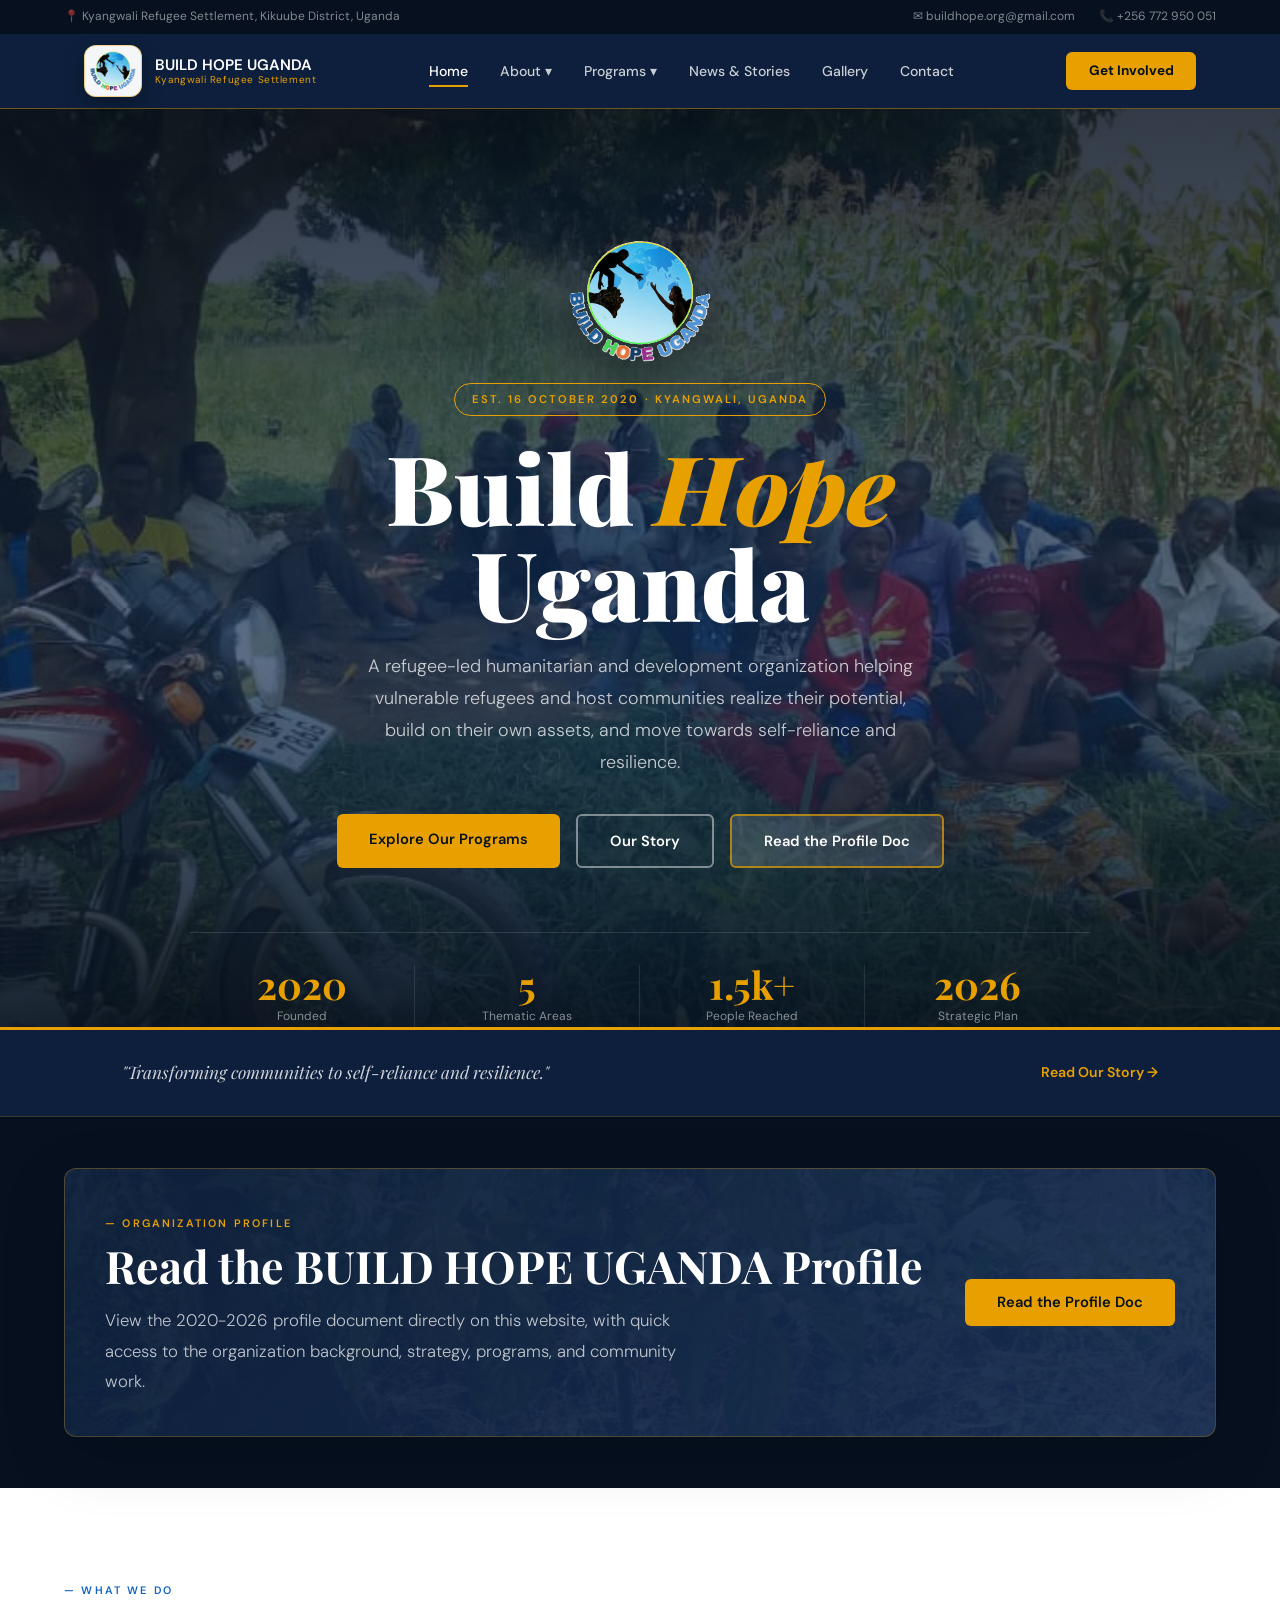
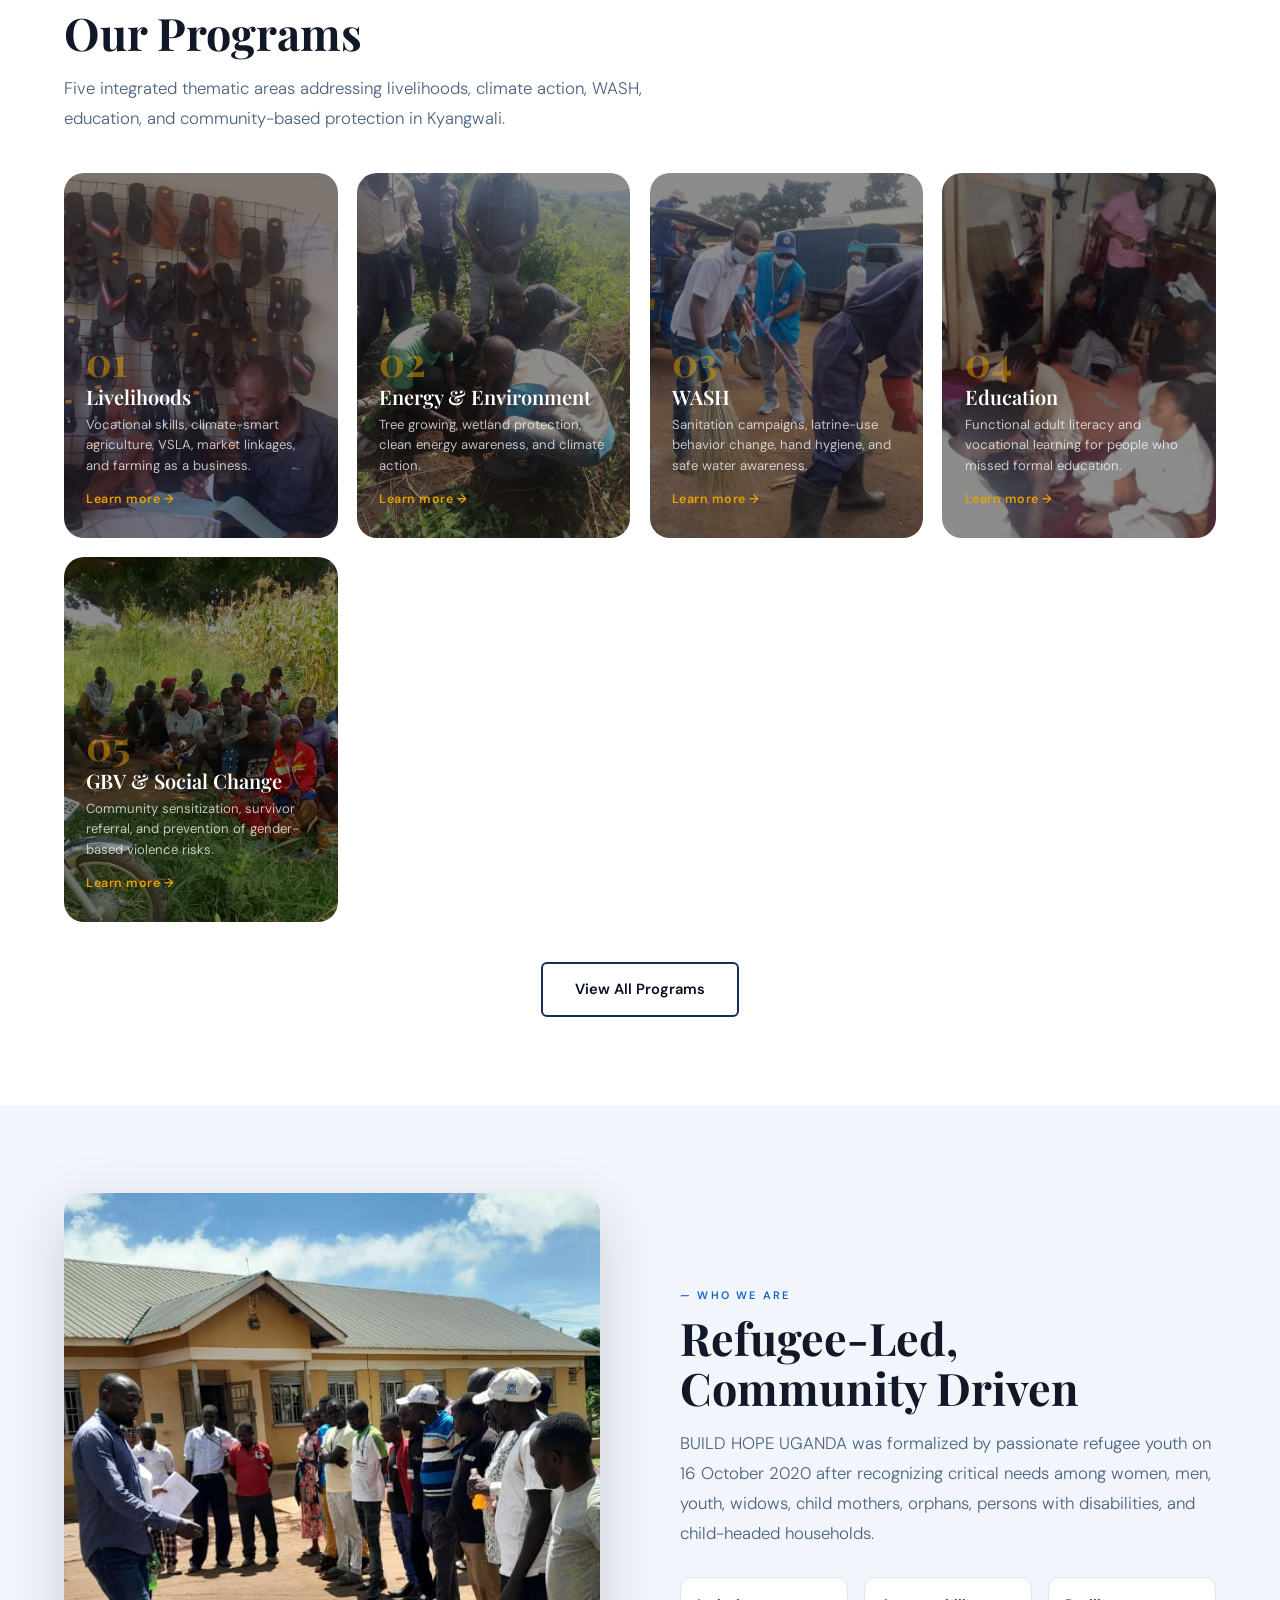
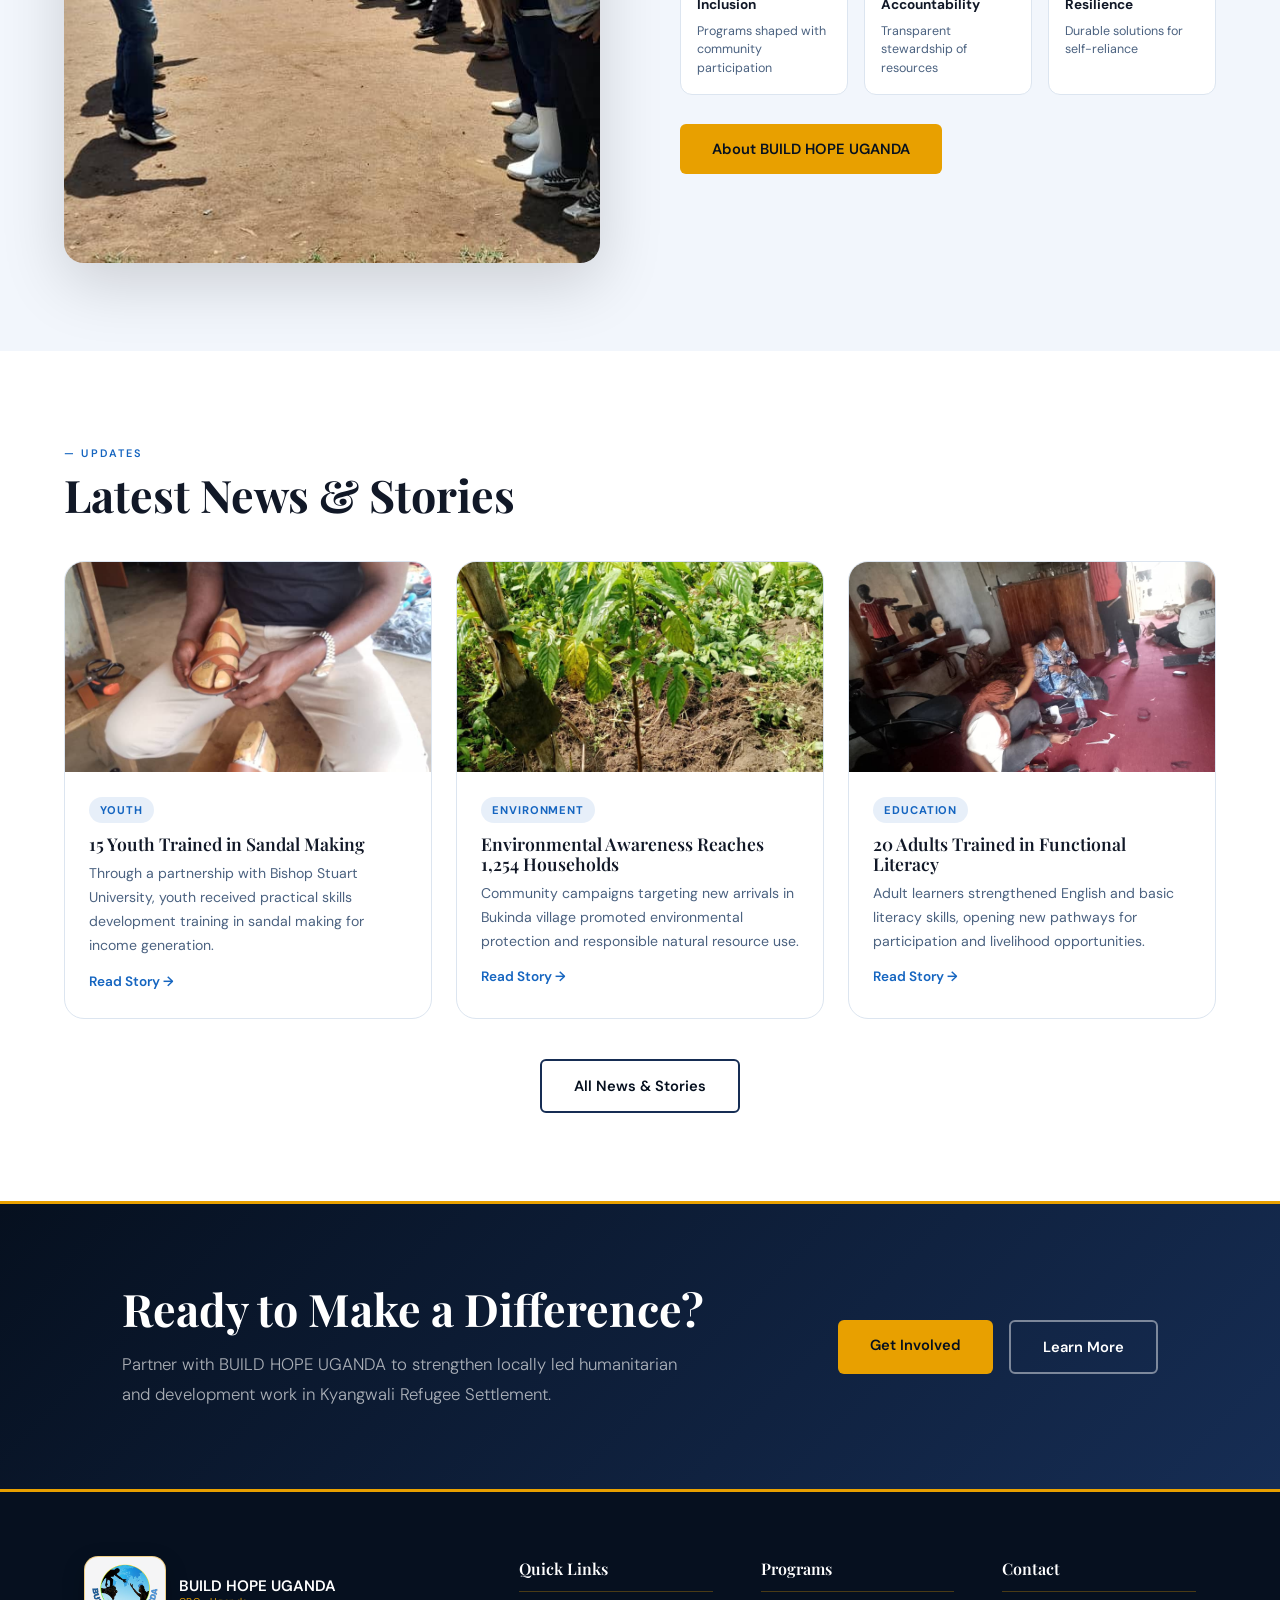
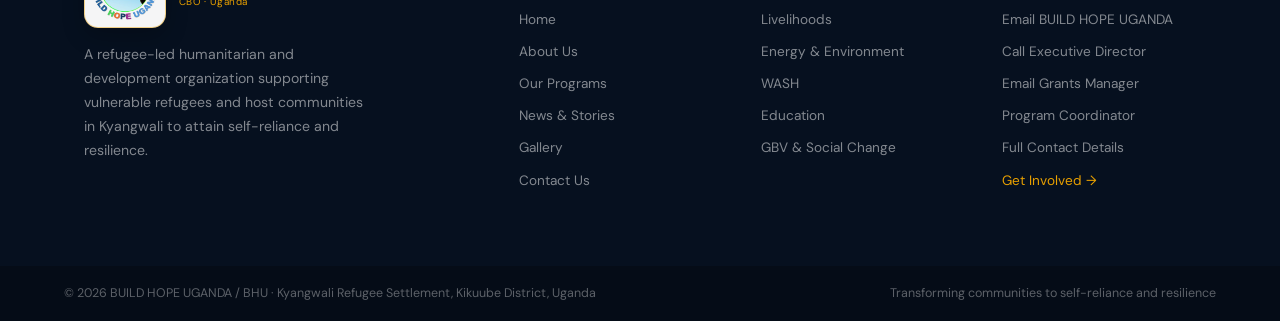
<file: index.html>
<!DOCTYPE html>
<html lang="en">

<head>
  <meta charset="UTF-8" />
  <meta name="viewport" content="width=device-width,initial-scale=1" />
  <title>BUILD HOPE UGANDA / BHU — Kyangwali Refugee Settlement</title>
  <meta name="description"
    content="BUILD HOPE UGANDA is a refugee-led humanitarian and development organization supporting vulnerable refugees and host communities in Kyangwali to attain self-reliance and resilience." />
  <meta property="og:title" content="BUILD HOPE UGANDA / BHU" />
  <meta property="og:description"
    content="Refugee-led humanitarian and development work supporting vulnerable refugees and host communities in Kyangwali, Uganda." />
  <meta property="og:image" content="asset/build activities images/IMG-20260504-WA0045.jpg" />
  <meta property="og:type" content="website" />
  <meta name="twitter:card" content="summary_large_image" />
  <meta name="google-site-verification" content="2GSsm9aQcYH807gVS6bT5FrBBu_O0nabQPo8j5Bo76Q" />
  <link rel="preload" as="image" href="asset/build activities images/IMG-20260506-WA0007.jpg" />
  <link rel="icon" type="image/png" href="asset/build-hope-uganda-logo-transparent.png" />
  <link rel="stylesheet" href="css/shared.css" />
  <link rel="stylesheet" href="css/home.css" />
</head>

<body data-page="home">

  <div id="topbar"></div>
  <div id="navbar"></div>

  <!-- ══ HERO ══ -->
  <header class="hero">
    <div class="hero-overlay"></div>
    <div class="hero-content">
      <img class="hero-logo" src="asset/build-hope-uganda-logo-transparent.png" alt="BUILD HOPE UGANDA logo" />
      <span class="hero-badge">Est. 16 October 2020 · Kyangwali, Uganda</span>
      <h1>Build <em>Hope</em><br>Uganda</h1>
      <p>A refugee-led humanitarian and development organization helping vulnerable refugees and host communities
        realize their potential, build on their own assets, and move towards self-reliance and resilience.</p>
      <div class="hero-btns">
        <a href="programs.html" class="btn btn-gold">Explore Our Programs</a>
        <a href="about.html" class="btn btn-outline-w">Our Story</a>
        <button class="btn btn-profile profile-open" type="button">Read the Profile Doc</button>
      </div>
    </div>
    <div class="hero-stats">
      <div class="hstat"><strong>2020</strong><span>Founded</span></div>
      <div class="hstat"><strong>5</strong><span>Thematic Areas</span></div>
      <div class="hstat"><strong>1.5k+</strong><span>People Reached</span></div>
      <div class="hstat"><strong>2026</strong><span>Strategic Plan</span></div>
    </div>
  </header>

  <!-- ══ MISSION STRIP ══ -->
  <div class="mission-strip">
    <div class="wrap">
      <p>"Transforming communities to self-reliance and resilience."</p>
      <a href="about.html">Read Our Story →</a>
    </div>
  </div>

  <!-- PROFILE DOCUMENT -->
  <section class="profile-doc-section" aria-labelledby="profileDocTitle">
    <div class="section-inner profile-doc-card reveal">
      <div>
        <p class="tag tag-gold">Organization Profile</p>
        <h2 id="profileDocTitle">Read the BUILD HOPE UGANDA Profile</h2>
        <p class="lead">View the 2020-2026 profile document directly on this website, with quick access to the
          organization background, strategy, programs, and community work.</p>
      </div>
      <button class="btn btn-gold profile-open" type="button">Read the Profile Doc</button>
    </div>
  </section>

  <!-- ══ PROGRAMS PREVIEW ══ -->
  <section class="section bg-white">
    <div class="section-inner">
      <p class="tag reveal">What We Do</p>
      <h2 class="reveal">Our Programs</h2>
      <p class="lead reveal">Five integrated thematic areas addressing livelihoods, climate action, WASH, education, and
        community-based protection in Kyangwali.</p>
      <div class="prog-preview-grid">
        <a href="programs.html#livelihoods" class="prog-box reveal">
          <img src="asset/build activities images/IMG-20260504-WA0002.jpg" alt="BHU livelihoods sandal making training"
            loading="lazy" decoding="async" />
          <div class="prog-box-body">
            <span>01</span>
            <h3>Livelihoods</h3>
            <p>Vocational skills, climate-smart agriculture, VSLA, market linkages, and farming as a business.</p>
            <em>Learn more →</em>
          </div>
        </a>
        <a href="programs.html#energy" class="prog-box reveal">
          <img src="asset/build activities images/IMG-20260504-WA0016.jpg" alt="BHU tree planting activity"
            loading="lazy" decoding="async" />
          <div class="prog-box-body">
            <span>02</span>
            <h3>Energy &amp; Environment</h3>
            <p>Tree growing, wetland protection, clean energy awareness, and climate action.</p>
            <em>Learn more →</em>
          </div>
        </a>
        <a href="programs.html#wash" class="prog-box reveal">
          <img src="asset/build activities images/IMG-20260504-WA0001.jpg" alt="BHU community sanitation activity"
            loading="lazy" decoding="async" />
          <div class="prog-box-body">
            <span>03</span>
            <h3>WASH</h3>
            <p>Sanitation campaigns, latrine-use behavior change, hand hygiene, and safe water awareness.</p>
            <em>Learn more →</em>
          </div>
        </a>
        <a href="programs.html#education" class="prog-box reveal">
          <img src="asset/build activities images/IMG-20260504-WA0006.jpg" alt="BHU education and training session"
            loading="lazy" decoding="async" />
          <div class="prog-box-body">
            <span>04</span>
            <h3>Education</h3>
            <p>Functional adult literacy and vocational learning for people who missed formal education.</p>
            <em>Learn more →</em>
          </div>
        </a>
        <a href="programs.html#gbv" class="prog-box reveal">
          <img src="asset/build activities images/IMG-20260506-WA0007.jpg" alt="BHU community protection meeting"
            loading="lazy" decoding="async" />
          <div class="prog-box-body">
            <span>05</span>
            <h3>GBV &amp; Social Change</h3>
            <p>Community sensitization, survivor referral, and prevention of gender-based violence risks.</p>
            <em>Learn more →</em>
          </div>
        </a>
      </div>
      <div style="text-align:center;margin-top:2.5rem">
        <a href="programs.html" class="btn btn-outline-d">View All Programs</a>
      </div>
    </div>
  </section>

  <!-- ══ ABOUT STRIP ══ -->
  <section class="section about-strip">
    <div class="section-inner about-strip-grid">
      <div class="reveal">
        <img src="asset/build activities images/IMG-20260504-WA0045.jpg" alt="BUILD HOPE UGANDA community outreach"
          class="about-strip-img" loading="lazy" decoding="async" />
      </div>
      <div class="about-strip-text">
        <p class="tag reveal">Who We Are</p>
        <h2 class="reveal">Refugee-Led,<br>Community Driven</h2>
        <p class="lead reveal">BUILD HOPE UGANDA was formalized by passionate refugee youth on 16 October 2020 after
          recognizing critical needs among women, men, youth, widows, child mothers, orphans, persons with
          disabilities, and child-headed households.</p>
        <div class="values-row reveal">
          <div class="val-item"><strong>Inclusion</strong>
            <p>Programs shaped with community participation</p>
          </div>
          <div class="val-item"><strong>Accountability</strong>
            <p>Transparent stewardship of resources</p>
          </div>
          <div class="val-item"><strong>Resilience</strong>
            <p>Durable solutions for self-reliance</p>
          </div>
        </div>
        <a href="about.html" class="btn btn-gold reveal">About BUILD HOPE UGANDA</a>
      </div>
    </div>
  </section>

  <!-- ══ LATEST NEWS ══ -->
  <section class="section bg-white">
    <div class="section-inner">
      <p class="tag reveal">Updates</p>
      <h2 class="reveal">Latest News &amp; Stories</h2>
      <div class="news-grid">
        <article class="card reveal">
          <img class="card-img" src="asset/build activities images/IMG-20260504-WA0014.jpg"
            alt="Youth sandal making skills training" loading="lazy" decoding="async" />
          <div class="card-body">
            <span class="card-tag">Youth</span>
            <h3>15 Youth Trained in Sandal Making</h3>
            <p>Through a partnership with Bishop Stuart University, youth received practical skills development training
              in sandal making for income generation.</p>
            <a href="news.html"
              style="color:var(--blue);font-size:.85rem;font-weight:600;display:inline-block;margin-top:.8rem">Read
              Story →</a>
          </div>
        </article>
        <article class="card reveal">
          <img class="card-img" src="asset/build activities images/IMG-20260504-WA0039.jpg"
            alt="Tree seedlings and environmental protection" loading="lazy" decoding="async" />
          <div class="card-body">
            <span class="card-tag">Environment</span>
            <h3>Environmental Awareness Reaches 1,254 Households</h3>
            <p>Community campaigns targeting new arrivals in Bukinda village promoted environmental protection and
              responsible natural resource use.</p>
            <a href="news.html"
              style="color:var(--blue);font-size:.85rem;font-weight:600;display:inline-block;margin-top:.8rem">Read
              Story →</a>
          </div>
        </article>
        <article class="card reveal">
          <img class="card-img" src="asset/build activities images/IMG-20260504-WA0007.jpg"
            alt="Adult literacy and education training" loading="lazy" decoding="async" />
          <div class="card-body">
            <span class="card-tag">Education</span>
            <h3>20 Adults Trained in Functional Literacy</h3>
            <p>Adult learners strengthened English and basic literacy skills, opening new pathways for participation and
              livelihood opportunities.</p>
            <a href="news.html"
              style="color:var(--blue);font-size:.85rem;font-weight:600;display:inline-block;margin-top:.8rem">Read
              Story →</a>
          </div>
        </article>
      </div>
      <div style="text-align:center;margin-top:2.5rem">
        <a href="news.html" class="btn btn-outline-d">All News &amp; Stories</a>
      </div>
    </div>
  </section>

  <!-- ══ CTA STRIP ══ -->
  <section class="cta-strip">
    <div class="wrap cta-inner">
      <div>
        <h2 class="light-h reveal">Ready to Make a Difference?</h2>
        <p class="lead lead-light reveal">Partner with BUILD HOPE UGANDA to strengthen locally led humanitarian and
          development work in Kyangwali Refugee Settlement.</p>
      </div>
      <div class="cta-btns reveal">
        <a href="contact.html" class="btn btn-gold">Get Involved</a>
        <a href="about.html" class="btn btn-outline-w">Learn More</a>
      </div>
    </div>
  </section>

  <div id="footer"></div>

  <div class="profile-modal" id="profileModal" aria-hidden="true">
    <div class="profile-modal-backdrop" data-profile-close></div>
    <div class="profile-modal-panel" role="dialog" aria-modal="true" aria-labelledby="profileModalTitle">
      <div class="profile-modal-head">
        <div>
          <p class="profile-modal-kicker">BUILD HOPE UGANDA</p>
          <h2 id="profileModalTitle">Profile Document</h2>
        </div>
        <button class="profile-close" type="button" aria-label="Close profile document" data-profile-close>×</button>
      </div>
      <div class="profile-reader" id="profileReader" data-pdf-src="asset/profill/Build%20Hope%20Uganda%20Profile%202020-2026.pdf">
        <div class="profile-reader-tools" aria-label="Profile document controls">
          <span id="profilePageStatus">Loading document...</span>
          <div>
            <button class="profile-tool-btn" type="button" id="profileZoomOut" aria-label="Zoom out">−</button>
            <button class="profile-tool-btn" type="button" id="profileZoomIn" aria-label="Zoom in">+</button>
          </div>
        </div>
        <div class="profile-pages" id="profilePages" aria-live="polite"></div>
      </div>
    </div>
  </div>
  <script src="js/pdfjs/pdf.min.js"></script>
  <script src="js/nav.js"></script>
</body>

</html>
</file>
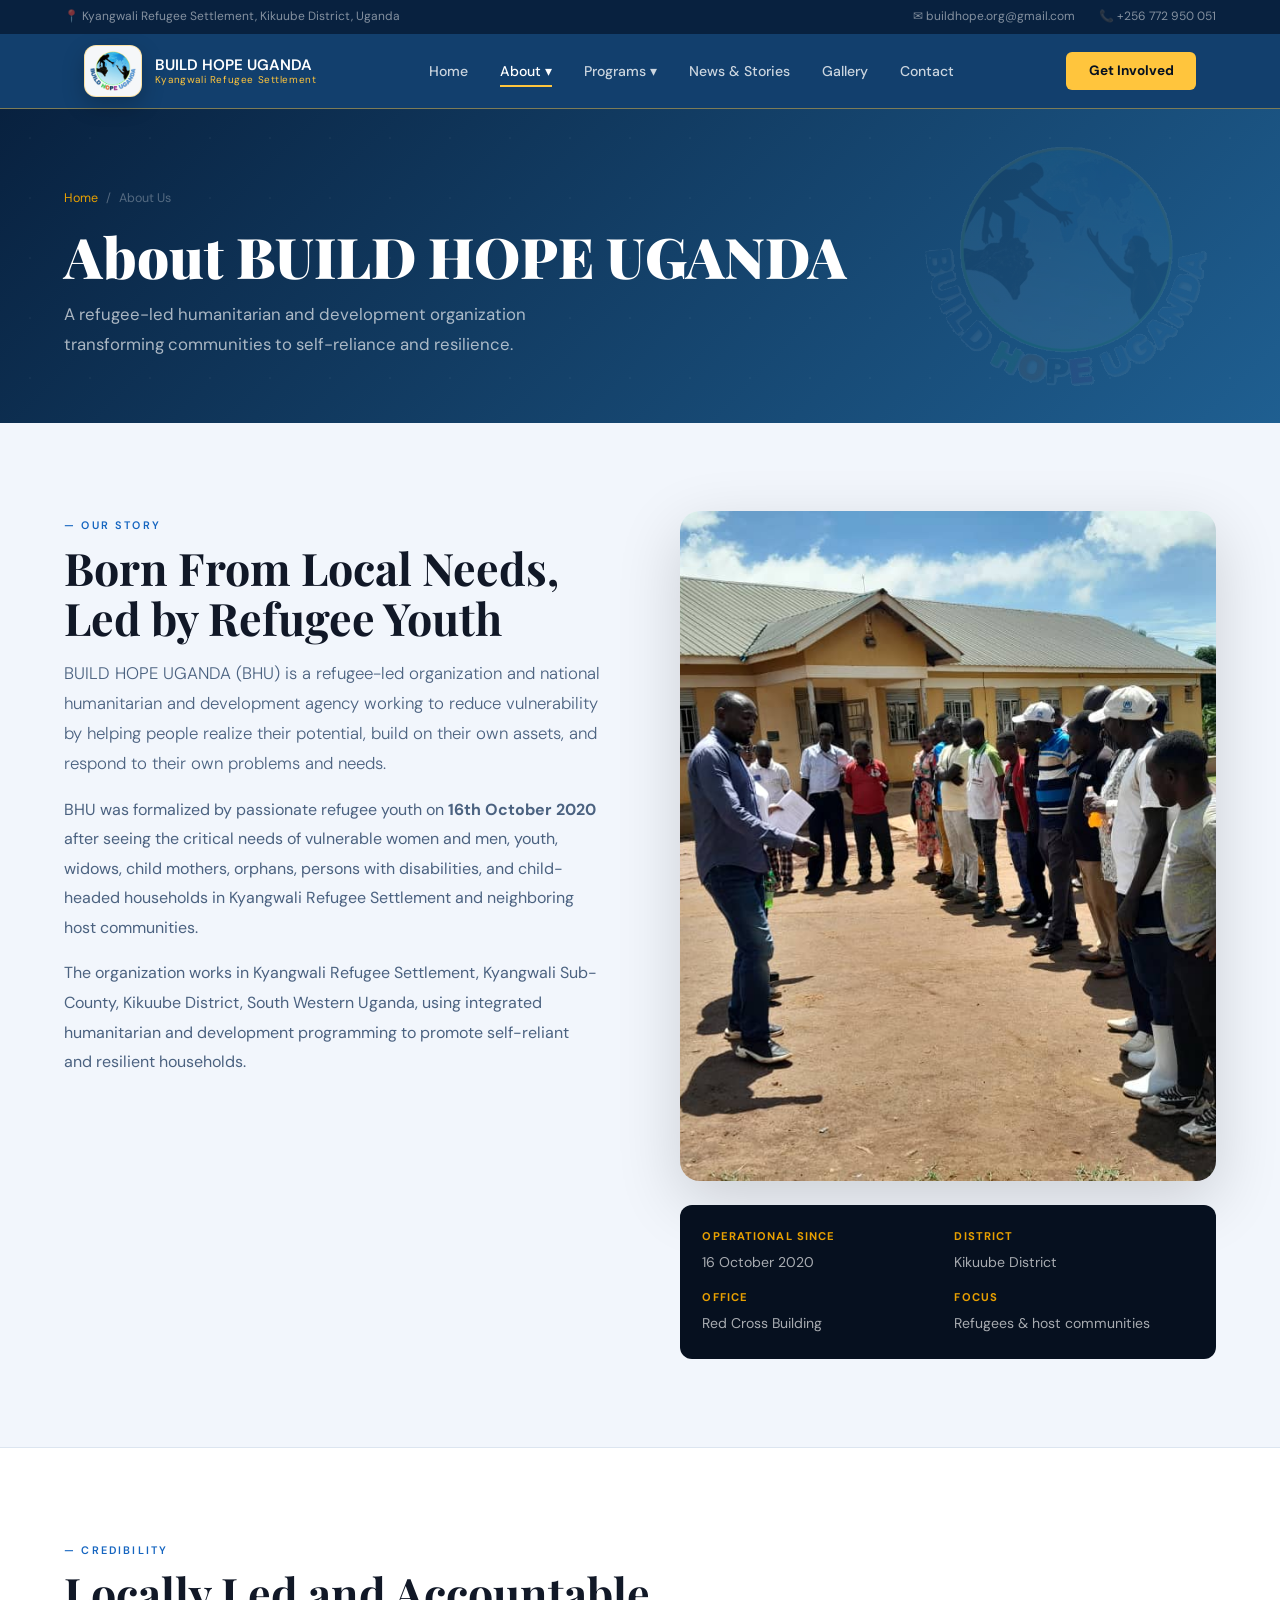
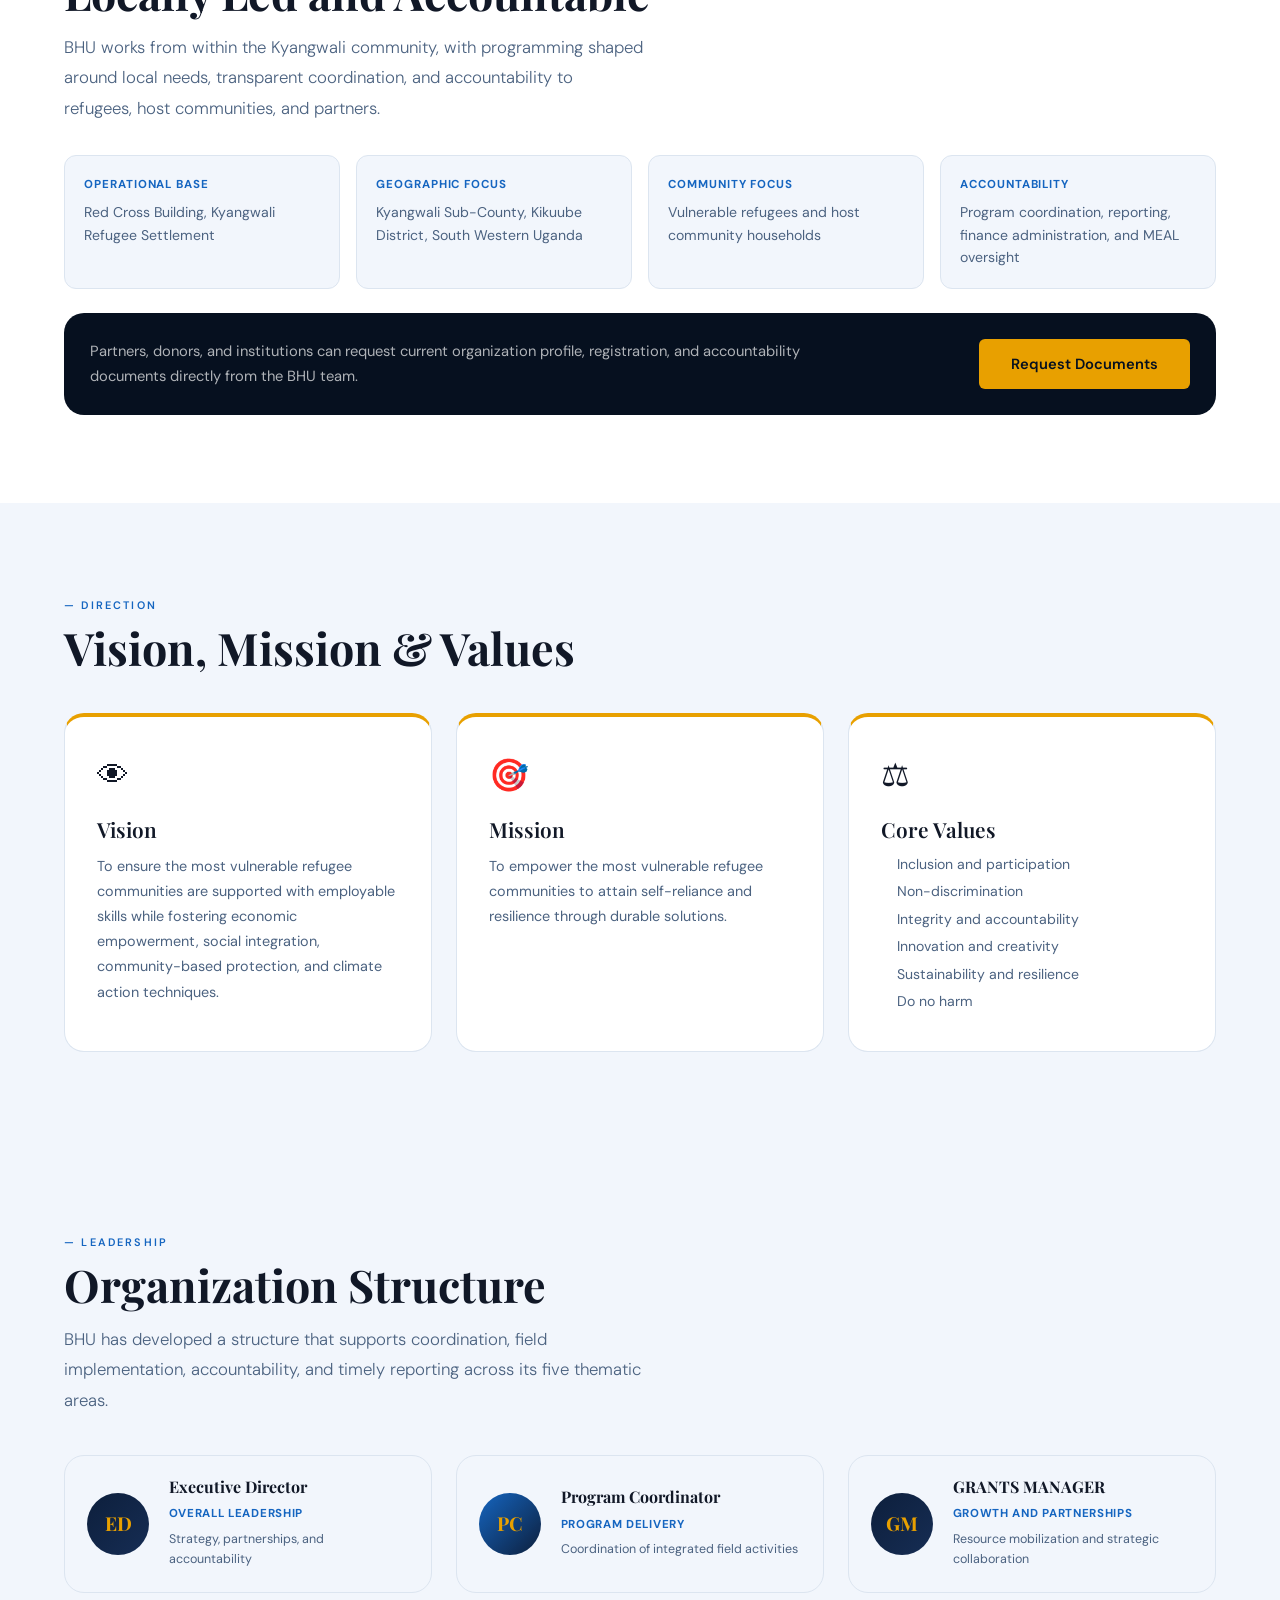
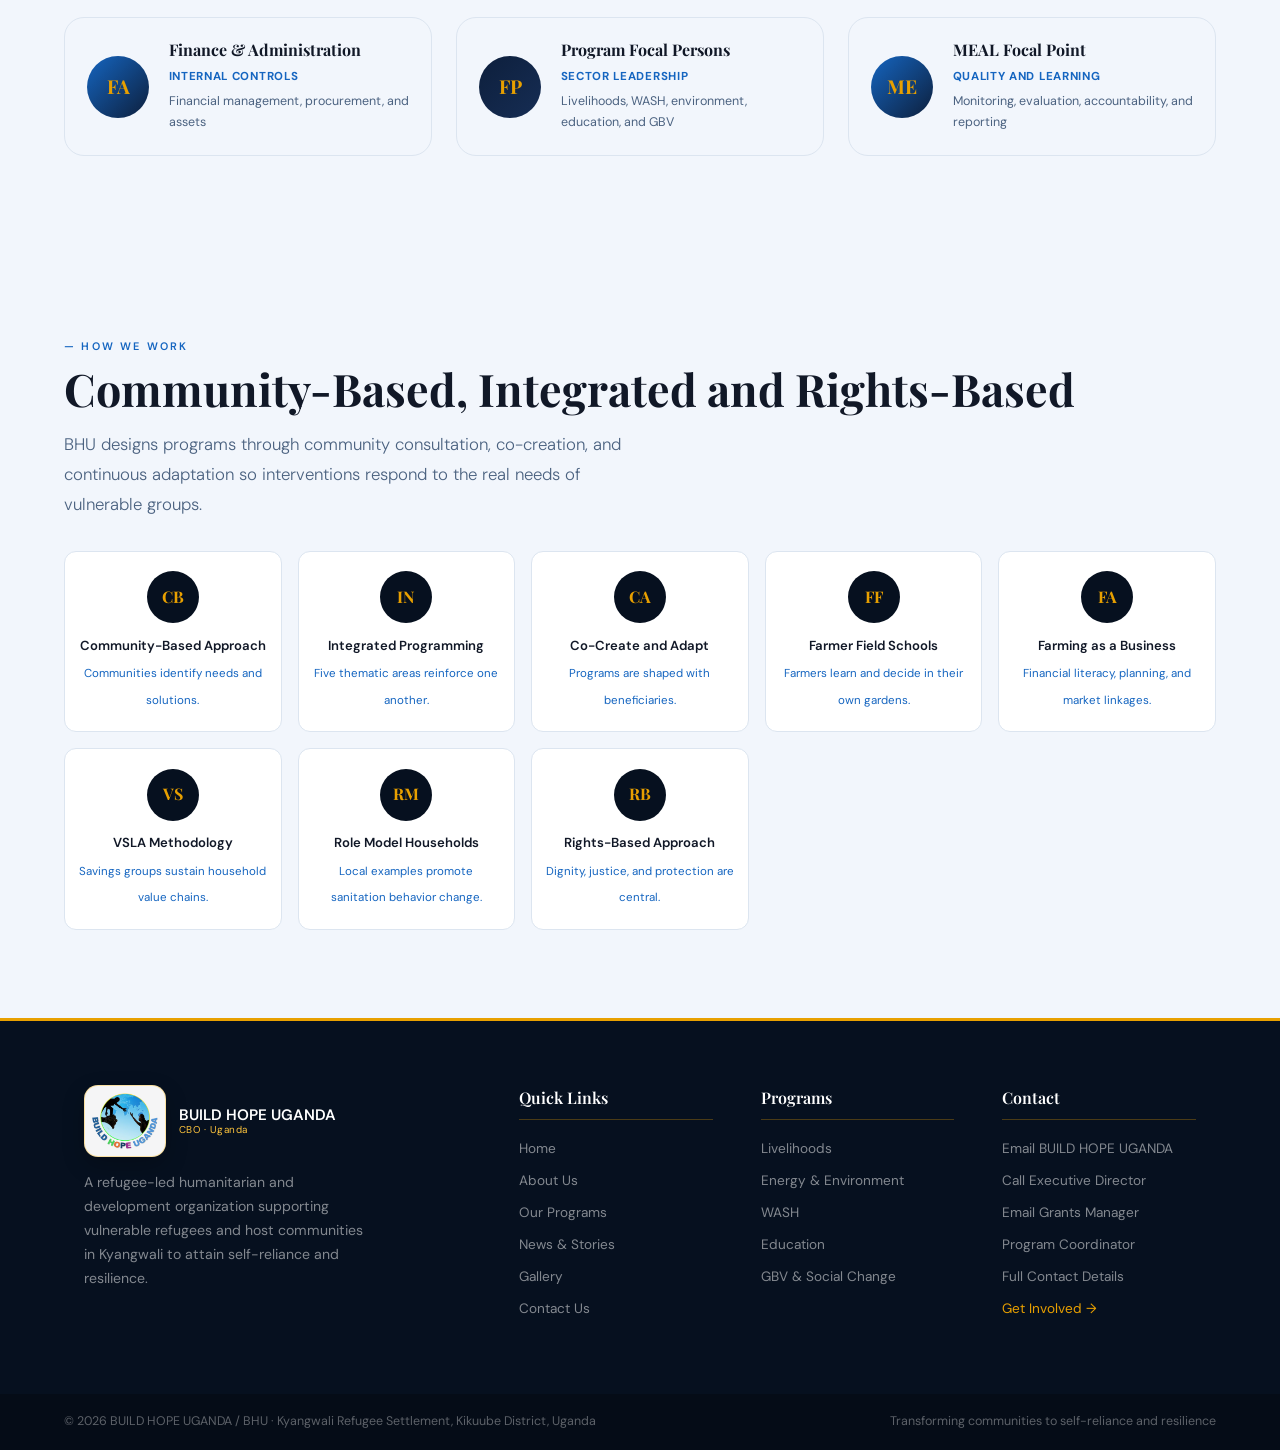
<file: about.html>
<!DOCTYPE html>
<html lang="en">

<head>
  <meta charset="UTF-8" />
  <meta name="viewport" content="width=device-width,initial-scale=1" />
  <title>About Us — BUILD HOPE UGANDA / BH</title>
  <meta name="description"
    content="Learn about BUILD HOPE UGANDA, a refugee-led humanitarian and development organization working in Kyangwali Refugee Settlement." />
  <meta property="og:title" content="About BUILD HOPE UGANDA" />
  <meta property="og:description"
    content="Refugee-led, community-driven humanitarian and development work in Kyangwali Refugee Settlement." />
  <meta property="og:image" content="asset/build activities images/IMG-20260504-WA0045.jpg" />
  <meta property="og:type" content="website" />
  <meta name="twitter:card" content="summary_large_image" />
  <link rel="icon" type="image/png" href="asset/build-hope-uganda-logo-transparent.png" />
  <link rel="stylesheet" href="css/shared.css" />
  <link rel="stylesheet" href="css/about.css" />
</head>

<body data-page="about">
  <div id="topbar"></div>
  <div id="navbar"></div>

  <!-- PAGE HERO -->
  <div class="page-hero">
    <div class="page-hero-inner">
      <div class="breadcrumb"><a href="index.html">Home</a><span>/</span><span>About Us</span></div>
      <h1>About BUILD HOPE UGANDA</h1>
      <p>A refugee-led humanitarian and development organization transforming communities to self-reliance and resilience.</p>
    </div>
  </div>

  <!-- STORY -->
  <section class="section bg-white" id="story">
    <div class="section-inner story-grid">
      <div>
        <p class="tag reveal">Our Story</p>
        <h2 class="reveal">Born From Local Needs,<br>Led by Refugee Youth</h2>
        <p class="lead reveal">BUILD HOPE UGANDA (BHU) is a refugee-led organization and national humanitarian and
          development agency working to reduce vulnerability by helping people realize their potential, build on their
          own assets, and respond to their own problems and needs.</p>
        <p class="reveal" style="color:var(--muted);line-height:1.85;margin-top:1rem">BHU was formalized by passionate
          refugee youth on <strong>16th October 2020</strong> after seeing the critical needs of vulnerable women and men,
          youth, widows, child mothers, orphans, persons with disabilities, and child-headed households in Kyangwali
          Refugee Settlement and neighboring host communities.</p>
        <p class="reveal" style="color:var(--muted);line-height:1.85;margin-top:1rem">The organization works in Kyangwali
          Refugee Settlement, Kyangwali Sub-County, Kikuube District, South Western Uganda, using integrated
          humanitarian and development programming to promote self-reliant and resilient households.</p>
      </div>
      <div class="reveal">
        <img src="asset/build activities images/IMG-20260504-WA0045.jpg" alt="BUILD HOPE UGANDA community outreach"
          class="story-img" loading="lazy" decoding="async" />
        <div class="reg-box">
          <div class="reg-item"><strong>Operational Since</strong><span>16 October 2020</span></div>
          <div class="reg-item"><strong>District</strong><span>Kikuube District</span></div>
          <div class="reg-item"><strong>Office</strong><span>Red Cross Building</span></div>
          <div class="reg-item"><strong>Focus</strong><span>Refugees &amp; host communities</span></div>
        </div>
      </div>
    </div>
  </section>

  <!-- CREDIBILITY -->
  <section class="section credibility-section" id="credibility">
    <div class="section-inner">
      <p class="tag reveal">Credibility</p>
      <h2 class="reveal">Locally Led and Accountable</h2>
      <p class="lead reveal">BHU works from within the Kyangwali community, with programming shaped around local needs,
        transparent coordination, and accountability to refugees, host communities, and partners.</p>
      <div class="cred-grid reveal">
        <div class="cred-card">
          <strong>Operational Base</strong>
          <span>Red Cross Building, Kyangwali Refugee Settlement</span>
        </div>
        <div class="cred-card">
          <strong>Geographic Focus</strong>
          <span>Kyangwali Sub-County, Kikuube District, South Western Uganda</span>
        </div>
        <div class="cred-card">
          <strong>Community Focus</strong>
          <span>Vulnerable refugees and host community households</span>
        </div>
        <div class="cred-card">
          <strong>Accountability</strong>
          <span>Program coordination, reporting, finance administration, and MEAL oversight</span>
        </div>
      </div>
      <div class="cred-note reveal">
        <p>Partners, donors, and institutions can request current organization profile, registration, and accountability
          documents directly from the BHU team.</p>
        <a href="contact.html" class="btn btn-gold">Request Documents</a>
      </div>
    </div>
  </section>

  <!-- VISION & MISSION -->
  <section class="section" id="vision" style="background:var(--off)">
    <div class="section-inner">
      <p class="tag reveal">Direction</p>
      <h2 class="reveal">Vision, Mission &amp; Values</h2>
      <div class="vm-grid">
        <div class="vm-card reveal">
          <div class="vm-icon">👁</div>
          <h3>Vision</h3>
          <p>To ensure the most vulnerable refugee communities are supported with employable skills while fostering
            economic empowerment, social integration, community-based protection, and climate action techniques.</p>
        </div>
        <div class="vm-card reveal">
          <div class="vm-icon">🎯</div>
          <h3>Mission</h3>
          <p>To empower the most vulnerable refugee communities to attain self-reliance and resilience through durable
            solutions.</p>
        </div>
        <div class="vm-card reveal">
          <div class="vm-icon">⚖</div>
          <h3>Core Values</h3>
          <ul class="values-list">
            <li>Inclusion and participation</li>
            <li>Non-discrimination</li>
            <li>Integrity and accountability</li>
            <li>Innovation and creativity</li>
            <li>Sustainability and resilience</li>
            <li>Do no harm</li>
          </ul>
        </div>
      </div>
    </div>
  </section>

  <!-- TEAM -->
  <section class="section bg-white" id="team">
    <div class="section-inner">
      <p class="tag reveal">Leadership</p>
      <h2 class="reveal">Organization Structure</h2>
      <p class="lead reveal">BHU has developed a structure that supports coordination, field implementation,
        accountability, and timely reporting across its five thematic areas.</p>
      <div class="team-grid">
        <div class="team-card reveal">
          <div class="tav" style="background:linear-gradient(135deg,#0d1f3c,#162d54)">ED</div>
          <div class="tinfo"><h4>Executive Director</h4><span>Overall leadership</span><p>Strategy, partnerships, and accountability</p></div>
        </div>
        <div class="team-card reveal">
          <div class="tav" style="background:linear-gradient(135deg,#1565c0,#0d1f3c)">PC</div>
          <div class="tinfo"><h4>Program Coordinator</h4><span>Program delivery</span><p>Coordination of integrated field activities</p></div>
        </div>
        <div class="team-card reveal">
          <div class="tav" style="background:linear-gradient(135deg,#0d1f3c,#162d54)">GM</div>
          <div class="tinfo"><h4>GRANTS MANAGER</h4><span>Growth and partnerships</span><p>Resource mobilization and strategic collaboration</p></div>
        </div>
        <div class="team-card reveal">
          <div class="tav" style="background:linear-gradient(135deg,#1565c0,#0d1f3c)">FA</div>
          <div class="tinfo"><h4>Finance &amp; Administration</h4><span>Internal controls</span><p>Financial management, procurement, and assets</p></div>
        </div>
        <div class="team-card reveal">
          <div class="tav" style="background:linear-gradient(135deg,#0d1f3c,#162d54)">FP</div>
          <div class="tinfo"><h4>Program Focal Persons</h4><span>Sector leadership</span><p>Livelihoods, WASH, environment, education, and GBV</p></div>
        </div>
        <div class="team-card reveal">
          <div class="tav" style="background:linear-gradient(135deg,#1565c0,#0d1f3c)">ME</div>
          <div class="tinfo"><h4>MEAL Focal Point</h4><span>Quality and learning</span><p>Monitoring, evaluation, accountability, and reporting</p></div>
        </div>
      </div>
    </div>
  </section>

  <!-- APPROACHES -->
  <section class="section" id="founders" style="background:var(--off)">
    <div class="section-inner">
      <p class="tag reveal">How We Work</p>
      <h2 class="reveal">Community-Based, Integrated and Rights-Based</h2>
      <p class="lead reveal">BHU designs programs through community consultation, co-creation, and continuous adaptation
        so interventions respond to the real needs of vulnerable groups.</p>
      <div class="founders-grid reveal">
        <div class="founder-item"><div class="f-init">CB</div><span>Community-Based Approach</span><small>Communities identify needs and solutions.</small></div>
        <div class="founder-item"><div class="f-init">IN</div><span>Integrated Programming</span><small>Five thematic areas reinforce one another.</small></div>
        <div class="founder-item"><div class="f-init">CA</div><span>Co-Create and Adapt</span><small>Programs are shaped with beneficiaries.</small></div>
        <div class="founder-item"><div class="f-init">FF</div><span>Farmer Field Schools</span><small>Farmers learn and decide in their own gardens.</small></div>
        <div class="founder-item"><div class="f-init">FA</div><span>Farming as a Business</span><small>Financial literacy, planning, and market linkages.</small></div>
        <div class="founder-item"><div class="f-init">VS</div><span>VSLA Methodology</span><small>Savings groups sustain household value chains.</small></div>
        <div class="founder-item"><div class="f-init">RM</div><span>Role Model Households</span><small>Local examples promote sanitation behavior change.</small></div>
        <div class="founder-item"><div class="f-init">RB</div><span>Rights-Based Approach</span><small>Dignity, justice, and protection are central.</small></div>
      </div>
    </div>
  </section>

  <div id="footer"></div>
  <script src="js/nav.js"></script>
</body>

</html>
</file>
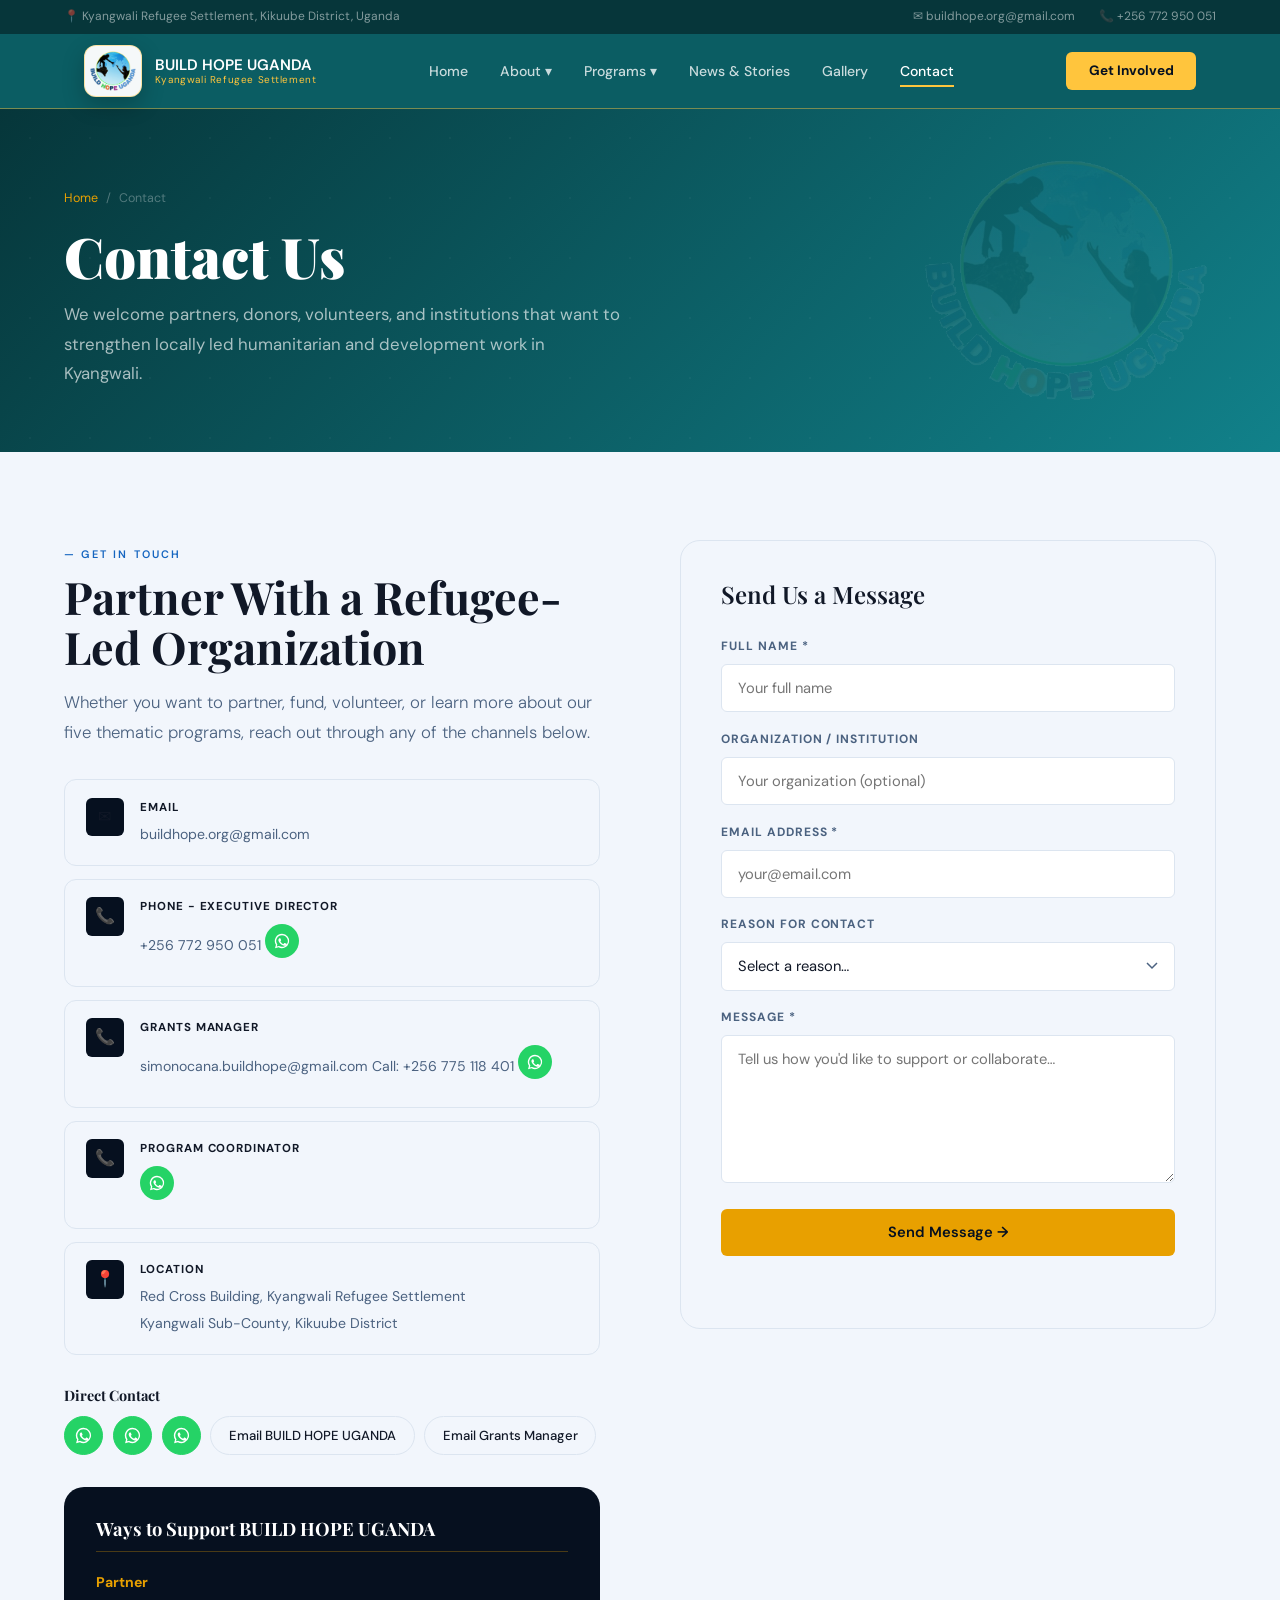
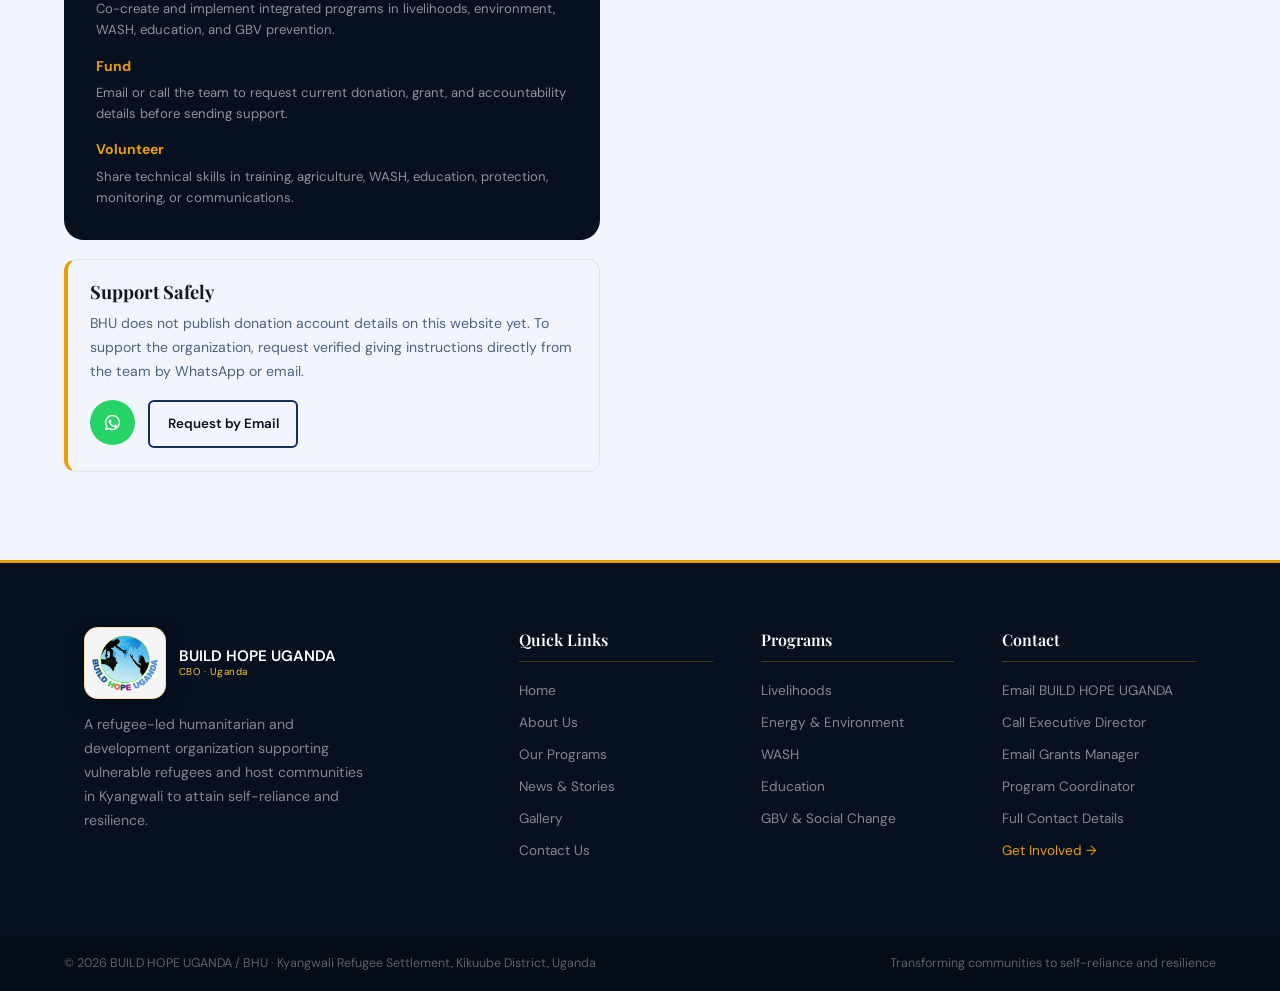
<file: contact.html>
<!DOCTYPE html>
<html lang="en">
<head>
  <meta charset="UTF-8"/>
  <meta name="viewport" content="width=device-width,initial-scale=1"/>
  <title>Contact — BUILD HOPE UGANDA / BH</title>
  <meta name="description"
    content="Contact BUILD HOPE UGANDA for partnership, funding, volunteering, media, and general inquiries." />
  <meta property="og:title" content="Contact BUILD HOPE UGANDA" />
  <meta property="og:description"
    content="Partner with a refugee-led organization strengthening locally led humanitarian and development work in Kyangwali." />
  <meta property="og:image" content="asset/build activities images/IMG-20260504-WA0045.jpg" />
  <meta property="og:type" content="website" />
  <meta name="twitter:card" content="summary_large_image" />
  <link rel="icon" type="image/png" href="asset/build-hope-uganda-logo-transparent.png" />
  <link rel="stylesheet" href="css/shared.css"/>
  <link rel="stylesheet" href="css/contact.css"/>
</head>
<body data-page="contact">
<div id="topbar"></div>
<div id="navbar"></div>

<div class="page-hero">
  <div class="page-hero-inner">
    <div class="breadcrumb"><a href="index.html">Home</a><span>/</span><span>Contact</span></div>
    <h1>Contact Us</h1>
    <p>We welcome partners, donors, volunteers, and institutions that want to strengthen locally led humanitarian and development work in Kyangwali.</p>
  </div>
</div>

<section class="section bg-white">
  <div class="section-inner contact-grid">

    <!-- INFO -->
    <div>
      <p class="tag reveal">Get In Touch</p>
      <h2 class="reveal">Partner With a Refugee-Led Organization</h2>
      <p class="lead reveal">Whether you want to partner, fund, volunteer, or learn more about our five thematic programs, reach out through any of the channels below.</p>

      <div class="contact-cards reveal">
        <div class="c-card">
          <div class="c-card-icon">✉</div>
          <div>
            <strong>Email</strong>
            <a href="mailto:buildhope.org@gmail.com" title="Email buildhope.org@gmail.com">buildhope.org@gmail.com</a>
          </div>
        </div>
        <div class="c-card">
          <div class="c-card-icon">📞</div>
          <div>
            <strong>Phone - Executive Director</strong>
            <a href="tel:+256772950051">+256 772 950 051</a>
            <a href="https://wa.me/256772950051" target="_blank" rel="noopener" class="wa-icon-link" aria-label="Message Executive Director on WhatsApp" title="Message Executive Director on WhatsApp"></a>
          </div>
        </div>
        <div class="c-card">
          <div class="c-card-icon">📞</div>
          <div>
            <strong>Grants Manager</strong>
            <a href="mailto:simonocana.buildhope@gmail.com" title="Email simonocana.buildhope@gmail.com">simonocana.buildhope@gmail.com</a>
            <a href="tel:+256775118401">Call: +256 775 118 401</a>
            <a href="https://wa.me/256709118401" target="_blank" rel="noopener" class="wa-icon-link" aria-label="Message Grants Manager on WhatsApp" title="Message Grants Manager on WhatsApp"></a>
          </div>
        </div>
        <div class="c-card">
          <div class="c-card-icon">📞</div>
          <div>
            <strong>Program Coordinator</strong>
            <a href="https://wa.me/256786818248" target="_blank" rel="noopener" class="wa-icon-link" aria-label="Message Program Coordinator on WhatsApp" title="Message Program Coordinator on WhatsApp"></a>
          </div>
        </div>
        <div class="c-card">
          <div class="c-card-icon">📍</div>
          <div>
            <strong>Location</strong>
            <span>Red Cross Building, Kyangwali Refugee Settlement<br>Kyangwali Sub-County, Kikuube District</span>
          </div>
        </div>
      </div>

      <div class="social-section reveal">
        <h4>Direct Contact</h4>
        <div class="social-row">
          <a href="https://wa.me/256772950051" target="_blank" rel="noopener" class="soc-btn wa-action" aria-label="Message Executive Director on WhatsApp" title="Message Executive Director on WhatsApp"></a>
          <a href="https://wa.me/256709118401" target="_blank" rel="noopener" class="soc-btn wa-action" aria-label="Message Grants Manager on WhatsApp" title="Message Grants Manager on WhatsApp"></a>
          <a href="https://wa.me/256786818248" target="_blank" rel="noopener" class="soc-btn wa-action" aria-label="Message Program Coordinator on WhatsApp" title="Message Program Coordinator on WhatsApp"></a>
          <a href="mailto:buildhope.org@gmail.com" class="soc-btn" title="Email buildhope.org@gmail.com">Email BUILD HOPE UGANDA</a>
          <a href="mailto:simonocana.buildhope@gmail.com" class="soc-btn" title="Email simonocana.buildhope@gmail.com">Email Grants Manager</a>
        </div>
      </div>

      <!-- HOW TO SUPPORT -->
      <div class="support-box reveal">
        <h4>Ways to Support BUILD HOPE UGANDA</h4>
        <div class="support-items">
          <div class="sup-item"><strong>Partner</strong><p>Co-create and implement integrated programs in livelihoods, environment, WASH, education, and GBV prevention.</p></div>
          <div class="sup-item"><strong>Fund</strong><p>Email or call the team to request current donation, grant, and accountability details before sending support.</p></div>
          <div class="sup-item"><strong>Volunteer</strong><p>Share technical skills in training, agriculture, WASH, education, protection, monitoring, or communications.</p></div>
        </div>
      </div>

      <div class="donation-box reveal">
        <h4>Support Safely</h4>
        <p>BHU does not publish donation account details on this website yet. To support the organization, request
          verified giving instructions directly from the team by WhatsApp or email.</p>
        <div class="donation-actions">
          <a href="https://wa.me/256772950051?text=Hello%20BUILD%20HOPE%20UGANDA%2C%20I%20would%20like%20to%20request%20verified%20donation%20details." target="_blank" rel="noopener" class="btn btn-gold wa-btn" aria-label="Request verified donation details on WhatsApp" title="Request verified donation details on WhatsApp"></a>
          <a href="mailto:buildhope.org@gmail.com?subject=Request%20for%20verified%20donation%20details" class="btn btn-outline-d" title="Email buildhope.org@gmail.com">Request by Email</a>
        </div>
      </div>
    </div>

    <!-- FORM -->
    <div class="contact-form-wrap reveal">
      <h3>Send Us a Message</h3>
      <form id="cForm" name="contact" method="POST" data-netlify="true" netlify-honeypot="bot-field">
        <input type="hidden" name="form-name" value="contact" />
        <p class="hidden-field">
          <label>Do not fill this out: <input name="bot-field" /></label>
        </p>
        <div class="field">
          <label for="f-name">Full Name *</label>
          <input type="text" id="f-name" name="name" placeholder="Your full name" autocomplete="name" required/>
        </div>
        <div class="field">
          <label for="f-org">Organization / Institution</label>
          <input type="text" id="f-org" name="organization" placeholder="Your organization (optional)" autocomplete="organization"/>
        </div>
        <div class="field">
          <label for="f-email">Email Address *</label>
          <input type="email" id="f-email" name="email" placeholder="your@email.com" autocomplete="email" required/>
        </div>
        <div class="field">
          <label for="f-type">Reason for Contact</label>
          <select id="f-type" name="reason">
            <option value="">Select a reason…</option>
            <option>Partnership Inquiry</option>
            <option>Donation / Funding</option>
            <option>Volunteer Interest</option>
            <option>Media / Press</option>
            <option>General Inquiry</option>
          </select>
        </div>
        <div class="field">
          <label for="f-msg">Message *</label>
          <textarea id="f-msg" name="message" rows="6" placeholder="Tell us how you'd like to support or collaborate…" required></textarea>
        </div>
        <button type="submit" class="btn btn-gold" style="width:100%;text-align:center">Send Message →</button>
        <p id="f-status" style="text-align:center;margin-top:.8rem;font-size:.88rem;min-height:1.2rem;color:var(--gold)"></p>
      </form>
    </div>

  </div>
</section>

<div id="footer"></div>
<script src="js/nav.js"></script>
<script>
  const contactForm = document.getElementById('cForm');
  const formStatus = document.getElementById('f-status');

  function encodeFormData(form) {
    return new URLSearchParams(new FormData(form)).toString();
  }

  function openEmailFallback(form) {
    const formData = new FormData(form);
    const name = (formData.get('name') || '').trim();
    const email = (formData.get('email') || '').trim();
    const msg = (formData.get('message') || '').trim();
    const type = formData.get('reason') || 'General Inquiry';
    const org = (formData.get('organization') || '').trim();
    const body = `Name: ${name}\nOrganization: ${org}\nEmail: ${email}\nReason: ${type}\n\n${msg}`;
    window.location.href = `mailto:buildhope.org@gmail.com?subject=${encodeURIComponent('Website Contact: ' + type)}&body=${encodeURIComponent(body)}`;
  }

  contactForm.addEventListener('submit', async function(e) {
    e.preventDefault();
    if (!this.checkValidity()) {
      formStatus.textContent = 'Please fill all required fields.';
      formStatus.style.color = '#e53935';
      return;
    }

    formStatus.textContent = 'Sending your message...';
    formStatus.style.color = 'var(--gold)';

    if (window.location.protocol === 'file:') {
      openEmailFallback(this);
      formStatus.textContent = '✓ Your email client has opened. Thank you!';
      this.reset();
      return;
    }

    try {
      const response = await fetch('/', {
        method: 'POST',
        headers: { 'Content-Type': 'application/x-www-form-urlencoded' },
        body: encodeFormData(this)
      });

      if (!response.ok) throw new Error('Form service unavailable');

      formStatus.textContent = '✓ Thank you. Your message has been sent.';
      formStatus.style.color = 'var(--gold)';
      this.reset();
    } catch (error) {
      openEmailFallback(this);
      formStatus.textContent = 'Your email client has opened as a backup.';
      formStatus.style.color = 'var(--gold)';
      this.reset();
    }
  });
</script>
</body>
</html>
</file>
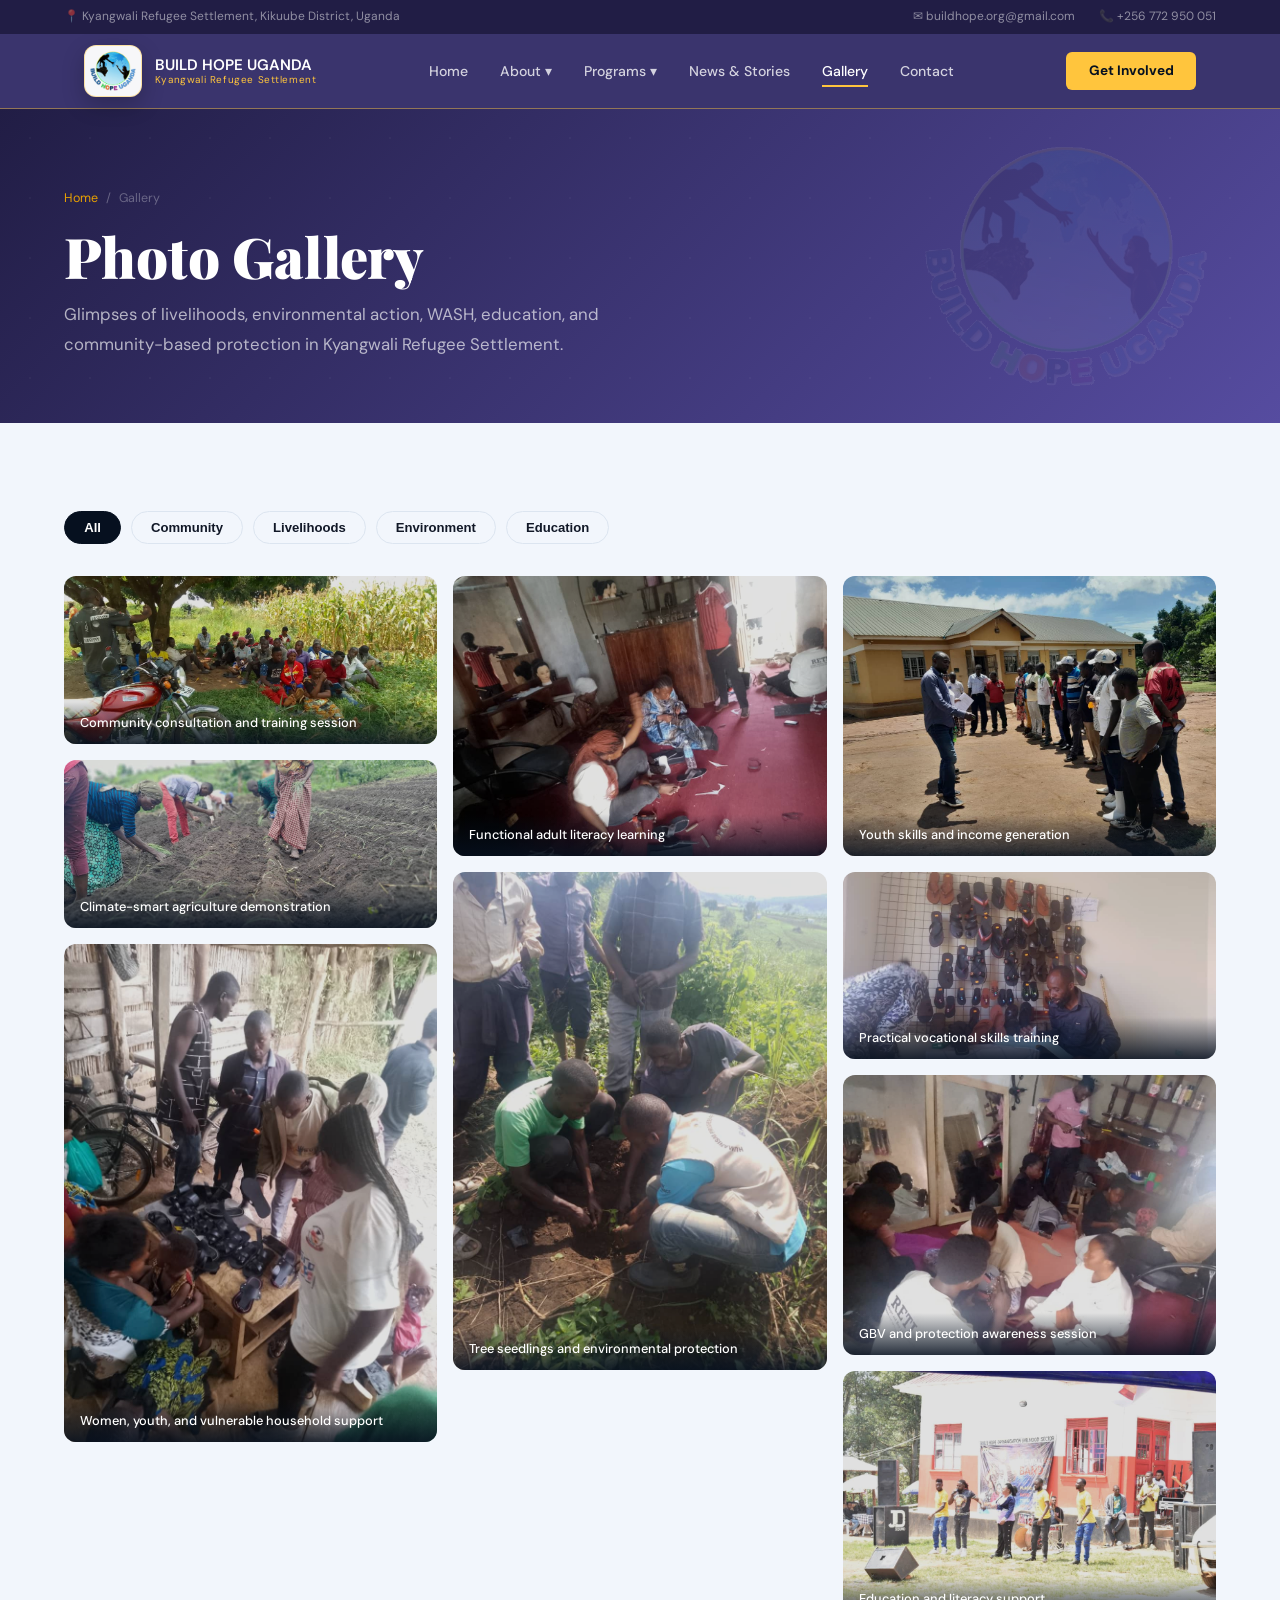
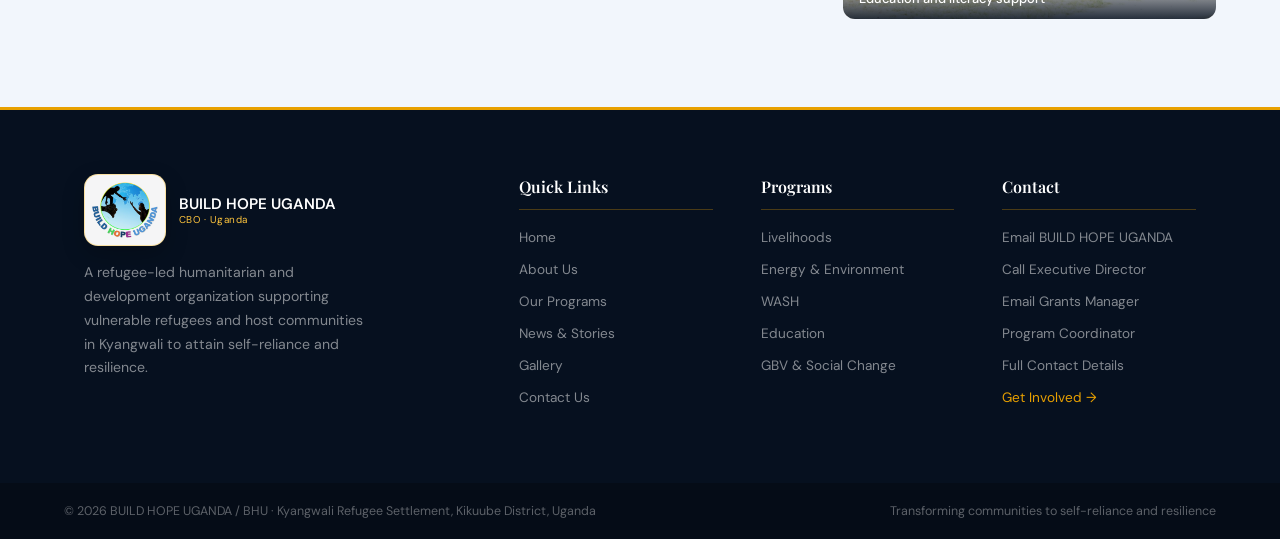
<file: gallery.html>
<!DOCTYPE html>
<html lang="en">
<head>
  <meta charset="UTF-8"/>
  <meta name="viewport" content="width=device-width,initial-scale=1"/>
  <title>Gallery — BUILD HOPE UGANDA / BH</title>
  <meta name="description"
    content="View photos from BUILD HOPE UGANDA activities in livelihoods, environment, WASH, education, and protection." />
  <meta property="og:title" content="BUILD HOPE UGANDA Photo Gallery" />
  <meta property="og:description"
    content="Real activity photos from BUILD HOPE UGANDA's work in Kyangwali Refugee Settlement." />
  <meta property="og:image" content="asset/build activities images/IMG-20260506-WA0007.jpg" />
  <meta property="og:type" content="website" />
  <meta name="twitter:card" content="summary_large_image" />
  <link rel="icon" type="image/png" href="asset/build-hope-uganda-logo-transparent.png" />
  <link rel="stylesheet" href="css/shared.css"/>
  <link rel="stylesheet" href="css/gallery.css"/>
</head>
<body data-page="gallery">
<div id="topbar"></div>
<div id="navbar"></div>

<div class="page-hero">
  <div class="page-hero-inner">
    <div class="breadcrumb"><a href="index.html">Home</a><span>/</span><span>Gallery</span></div>
    <h1>Photo Gallery</h1>
    <p>Glimpses of livelihoods, environmental action, WASH, education, and community-based protection in Kyangwali Refugee Settlement.</p>
  </div>
</div>

<section class="section bg-white">
  <div class="section-inner">
    <div class="gallery-filter reveal">
      <button class="gf-btn active" data-cat="all">All</button>
      <button class="gf-btn" data-cat="community">Community</button>
      <button class="gf-btn" data-cat="skills">Livelihoods</button>
      <button class="gf-btn" data-cat="environment">Environment</button>
      <button class="gf-btn" data-cat="education">Education</button>
    </div>
    <div class="gallery-masonry">
      <div class="gitem reveal" data-cat="community">
        <img src="asset/build activities images/IMG-20260506-WA0007.jpg" alt="Community gathering" loading="lazy" decoding="async"/>
        <div class="gcap">Community consultation and training session</div>
      </div>
      <div class="gitem reveal" data-cat="skills">
        <img src="asset/build activities images/IMG-20260504-WA0024.jpg" alt="Agriculture skills" loading="lazy" decoding="async"/>
        <div class="gcap">Climate-smart agriculture demonstration</div>
      </div>
      <div class="gitem reveal" data-cat="community">
        <img src="asset/build activities images/IMG-20260504-WA0009.jpg" alt="Women empowerment" loading="lazy" decoding="async"/>
        <div class="gcap">Women, youth, and vulnerable household support</div>
      </div>
      <div class="gitem reveal" data-cat="education">
        <img src="asset/build activities images/IMG-20260504-WA0007.jpg" alt="Education" loading="lazy" decoding="async"/>
        <div class="gcap">Functional adult literacy learning</div>
      </div>
      <div class="gitem reveal" data-cat="environment">
        <img src="asset/build activities images/IMG-20260504-WA0016.jpg" alt="Tree planting" loading="lazy" decoding="async"/>
        <div class="gcap">Tree seedlings and environmental protection</div>
      </div>
      <div class="gitem reveal" data-cat="community">
        <img src="asset/build activities images/IMG-20260504-WA0045.jpg" alt="Youth" loading="lazy" decoding="async"/>
        <div class="gcap">Youth skills and income generation</div>
      </div>
      <div class="gitem reveal" data-cat="skills">
        <img src="asset/build activities images/IMG-20260504-WA0002.jpg" alt="Vocational skills" loading="lazy" decoding="async"/>
        <div class="gcap">Practical vocational skills training</div>
      </div>
      <div class="gitem reveal" data-cat="community">
        <img src="asset/build activities images/IMG-20260504-WA0006.jpg" alt="Community meeting" loading="lazy" decoding="async"/>
        <div class="gcap">GBV and protection awareness session</div>
      </div>
      <div class="gitem reveal" data-cat="education">
        <img src="asset/build activities images/IMG-20260506-WA0001.jpg" alt="Education and literacy support" loading="lazy" decoding="async"/>
        <div class="gcap">Education and literacy support</div>
      </div>
    </div>
  </div>
</section>

<!-- LIGHTBOX -->
<div class="lightbox" id="lightbox">
  <button class="lb-close" id="lbClose">✕</button>
  <img id="lbImg" alt="Selected gallery photo"/>
  <p id="lbCap"></p>
</div>

<div id="footer"></div>
<script src="js/nav.js"></script>
<script>
  // Filter
  document.querySelectorAll('.gf-btn').forEach(btn => {
    btn.addEventListener('click', () => {
      document.querySelectorAll('.gf-btn').forEach(b => b.classList.remove('active'));
      btn.classList.add('active');
      const cat = btn.dataset.cat;
      document.querySelectorAll('.gitem').forEach(item => {
        item.style.display = (cat === 'all' || item.dataset.cat === cat) ? 'block' : 'none';
      });
    });
  });
  // Lightbox
  const lb = document.getElementById('lightbox');
  const lbImg = document.getElementById('lbImg');
  const lbCap = document.getElementById('lbCap');
  document.querySelectorAll('.gitem').forEach(item => {
    item.addEventListener('click', () => {
      lbImg.src = item.querySelector('img').src;
      lbCap.textContent = item.querySelector('.gcap').textContent;
      lb.classList.add('open');
    });
  });
  document.getElementById('lbClose').addEventListener('click', () => lb.classList.remove('open'));
  lb.addEventListener('click', e => { if(e.target === lb) lb.classList.remove('open'); });
</script>
</body>
</html>
</file>
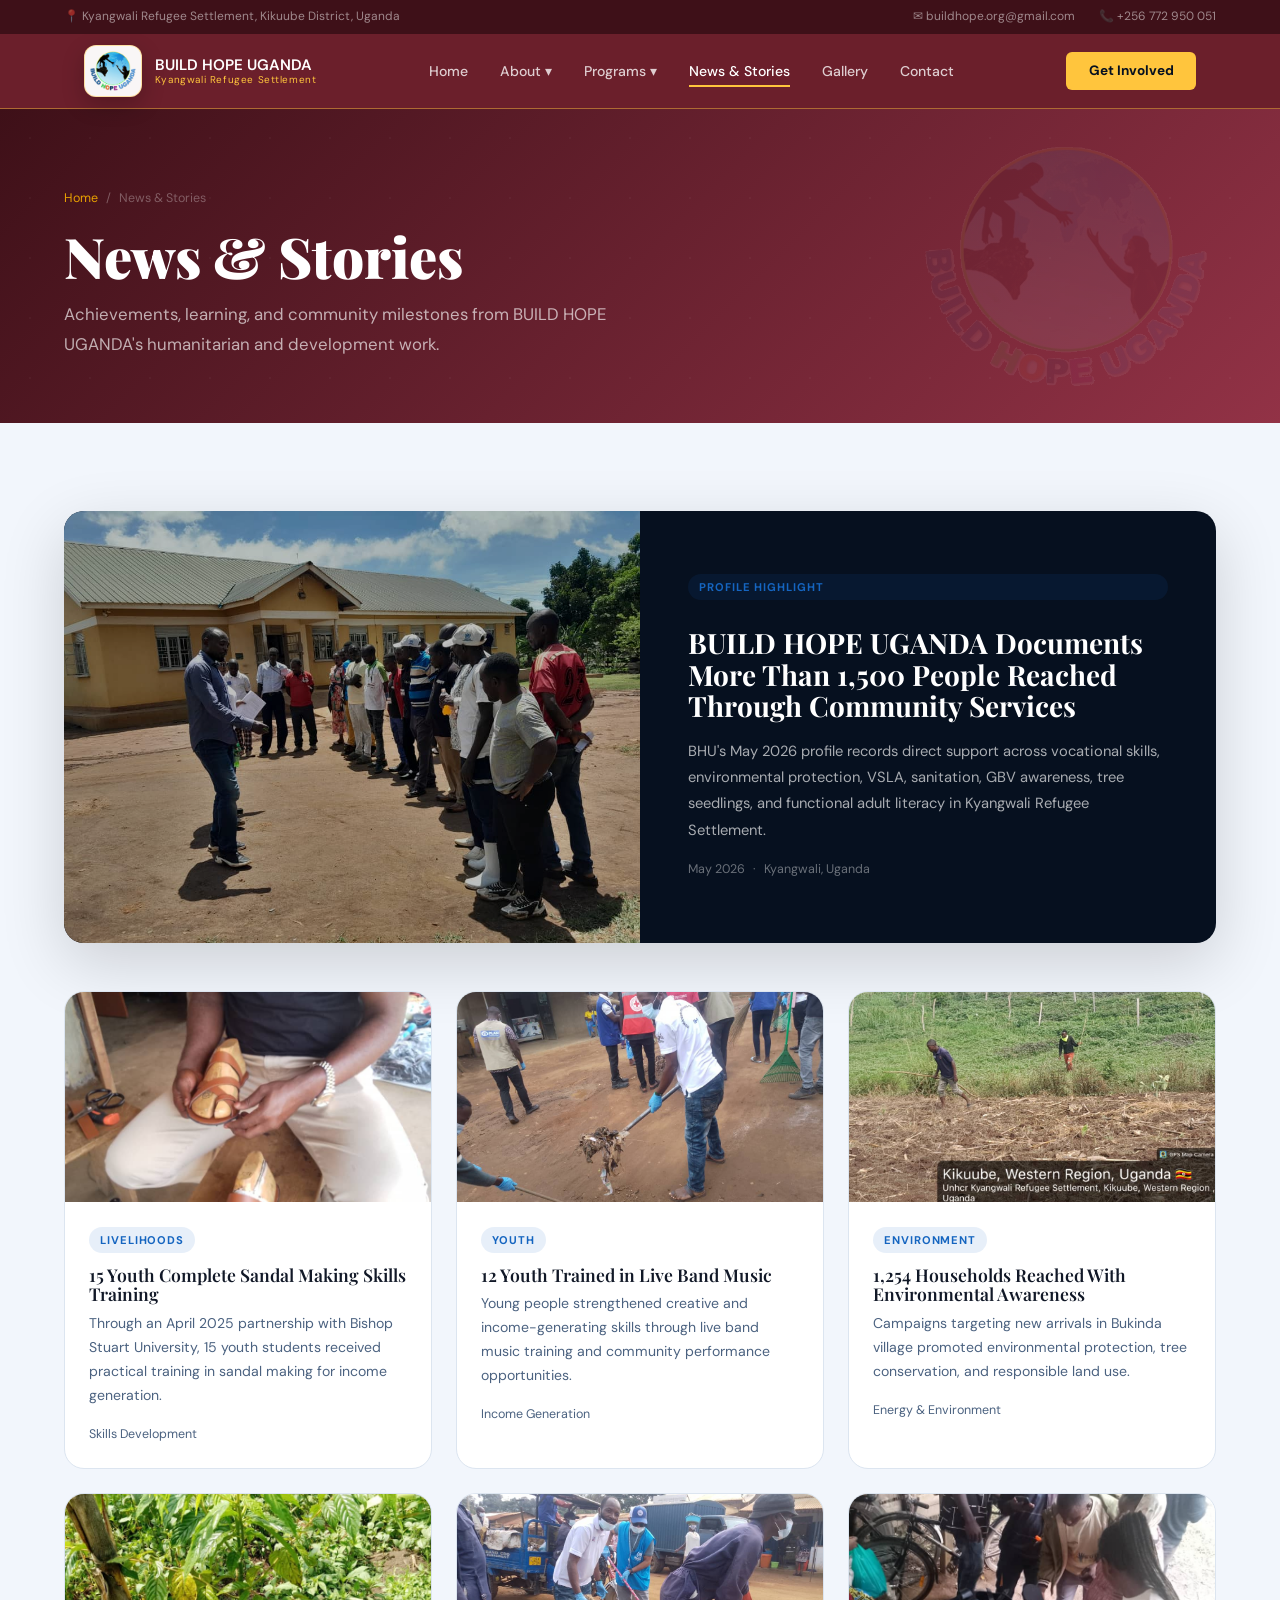
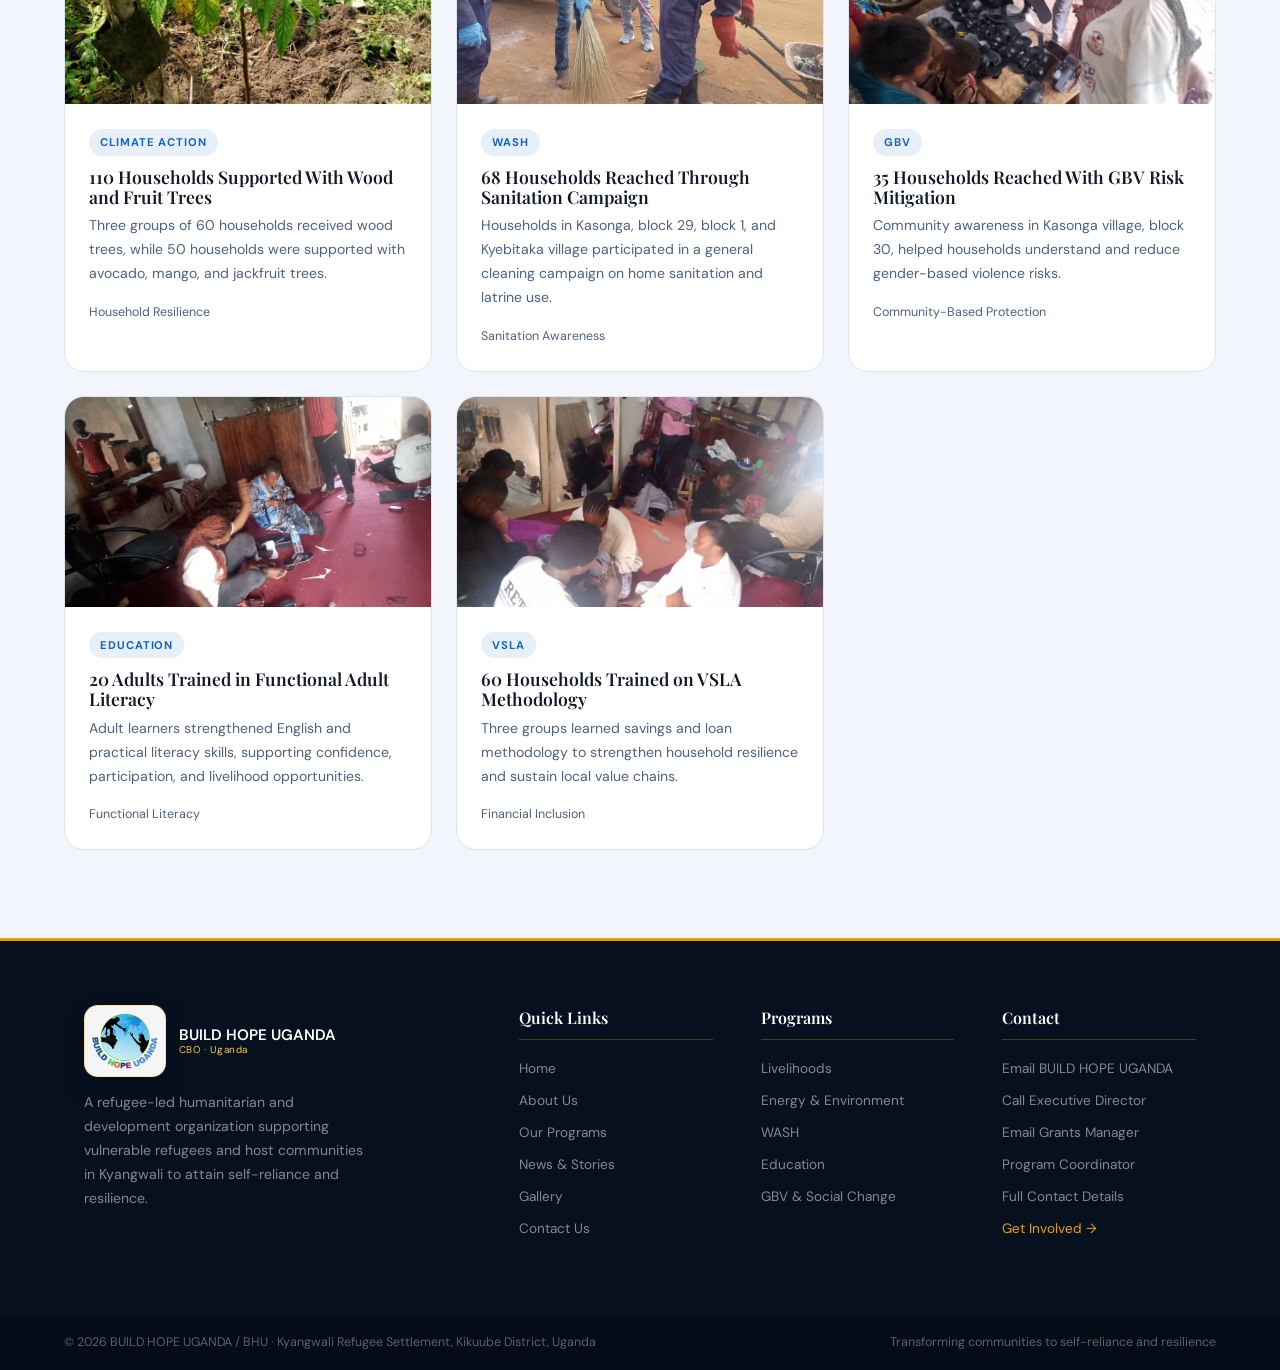
<file: news.html>
<!DOCTYPE html>
<html lang="en">
<head>
  <meta charset="UTF-8"/>
  <meta name="viewport" content="width=device-width,initial-scale=1"/>
  <title>News &amp; Stories — BUILD HOPE UGANDA / BHU</title>
  <meta name="description"
    content="Read updates and stories from BUILD HOPE UGANDA's community work in Kyangwali Refugee Settlement." />
  <meta property="og:title" content="BUILD HOPE UGANDA News & Stories" />
  <meta property="og:description"
    content="Achievements, learning, and community milestones from BUILD HOPE UGANDA." />
  <meta property="og:url" content="https://build-hope-uganda.vercel.app/news.html" />
  <link rel="canonical" href="https://build-hope-uganda.vercel.app/news.html" />
  <meta property="og:image" content="asset/build activities images/IMG-20260504-WA0045.jpg" />
  <meta property="og:type" content="website" />
  <meta name="twitter:card" content="summary_large_image" />
  <link rel="icon" type="image/png" href="asset/build-hope-uganda-logo-transparent.png" />
  <link rel="stylesheet" href="css/shared.css"/>
  <link rel="stylesheet" href="css/news.css"/>
</head>
<body data-page="news">
<div id="topbar"></div>
<div id="navbar"></div>

<div class="page-hero">
  <div class="page-hero-inner">
    <div class="breadcrumb"><a href="index.html">Home</a><span>/</span><span>News &amp; Stories</span></div>
    <h1>News &amp; Stories</h1>
    <p>Achievements, learning, and community milestones from BUILD HOPE UGANDA's humanitarian and development work.</p>
  </div>
</div>

<section class="section bg-white">
  <div class="section-inner">
    <div class="featured-story reveal">
      <img src="asset/build activities images/IMG-20260504-WA0045.jpg" alt="Featured BUILD HOPE UGANDA community story" decoding="async"/>
      <div class="featured-body">
        <span class="card-tag">Profile Highlight</span>
        <h2>BUILD HOPE UGANDA Documents More Than 1,500 People Reached Through Community Services</h2>
        <p>BHU's May 2026 profile records direct support across vocational skills, environmental protection, VSLA, sanitation, GBV awareness, tree seedlings, and functional adult literacy in Kyangwali Refugee Settlement.</p>
        <div class="story-meta"><span>May 2026</span><span>·</span><span>Kyangwali, Uganda</span></div>
      </div>
    </div>

    <div class="news-grid-full">
      <article class="card reveal">
        <img class="card-img" src="asset/build activities images/IMG-20260504-WA0014.jpg" alt="Youth sandal making training" loading="lazy" decoding="async"/>
        <div class="card-body">
          <span class="card-tag">Livelihoods</span>
          <h3>15 Youth Complete Sandal Making Skills Training</h3>
          <p>Through an April 2025 partnership with Bishop Stuart University, 15 youth students received practical training in sandal making for income generation.</p>
          <div class="story-meta"><span>Skills Development</span></div>
        </div>
      </article>
      <article class="card reveal">
        <img class="card-img" src="asset/build activities images/IMG-20260504-WA0004.jpg" alt="Youth live band training" loading="lazy" decoding="async"/>
        <div class="card-body">
          <span class="card-tag">Youth</span>
          <h3>12 Youth Trained in Live Band Music</h3>
          <p>Young people strengthened creative and income-generating skills through live band music training and community performance opportunities.</p>
          <div class="story-meta"><span>Income Generation</span></div>
        </div>
      </article>
      <article class="card reveal">
        <img class="card-img" src="asset/build activities images/IMG-20260504-WA0047.jpg" alt="Environment" loading="lazy" decoding="async"/>
        <div class="card-body">
          <span class="card-tag">Environment</span>
          <h3>1,254 Households Reached With Environmental Awareness</h3>
          <p>Campaigns targeting new arrivals in Bukinda village promoted environmental protection, tree conservation, and responsible land use.</p>
          <div class="story-meta"><span>Energy &amp; Environment</span></div>
        </div>
      </article>
      <article class="card reveal">
        <img class="card-img" src="asset/build activities images/IMG-20260504-WA0039.jpg" alt="Tree seedlings" loading="lazy" decoding="async"/>
        <div class="card-body">
          <span class="card-tag">Climate Action</span>
          <h3>110 Households Supported With Wood and Fruit Trees</h3>
          <p>Three groups of 60 households received wood trees, while 50 households were supported with avocado, mango, and jackfruit trees.</p>
          <div class="story-meta"><span>Household Resilience</span></div>
        </div>
      </article>
      <article class="card reveal">
        <img class="card-img" src="asset/build activities images/IMG-20260504-WA0001.jpg" alt="WASH" loading="lazy" decoding="async"/>
        <div class="card-body">
          <span class="card-tag">WASH</span>
          <h3>68 Households Reached Through Sanitation Campaign</h3>
          <p>Households in Kasonga, block 29, block 1, and Kyebitaka village participated in a general cleaning campaign on home sanitation and latrine use.</p>
          <div class="story-meta"><span>Sanitation Awareness</span></div>
        </div>
      </article>
      <article class="card reveal">
        <img class="card-img" src="asset/build activities images/IMG-20260504-WA0009.jpg" alt="GBV" loading="lazy" decoding="async"/>
        <div class="card-body">
          <span class="card-tag">GBV</span>
          <h3>35 Households Reached With GBV Risk Mitigation</h3>
          <p>Community awareness in Kasonga village, block 30, helped households understand and reduce gender-based violence risks.</p>
          <div class="story-meta"><span>Community-Based Protection</span></div>
        </div>
      </article>
      <article class="card reveal">
        <img class="card-img" src="asset/build activities images/IMG-20260504-WA0007.jpg" alt="Literacy" loading="lazy" decoding="async"/>
        <div class="card-body">
          <span class="card-tag">Education</span>
          <h3>20 Adults Trained in Functional Adult Literacy</h3>
          <p>Adult learners strengthened English and practical literacy skills, supporting confidence, participation, and livelihood opportunities.</p>
          <div class="story-meta"><span>Functional Literacy</span></div>
        </div>
      </article>
      <article class="card reveal">
        <img class="card-img" src="asset/build activities images/IMG-20260504-WA0006.jpg" alt="VSLA group" loading="lazy" decoding="async"/>
        <div class="card-body">
          <span class="card-tag">VSLA</span>
          <h3>60 Households Trained on VSLA Methodology</h3>
          <p>Three groups learned savings and loan methodology to strengthen household resilience and sustain local value chains.</p>
          <div class="story-meta"><span>Financial Inclusion</span></div>
        </div>
      </article>
    </div>
  </div>
</section>

<div id="footer"></div>
<script src="js/nav.js"></script>
</body>
</html>
</file>
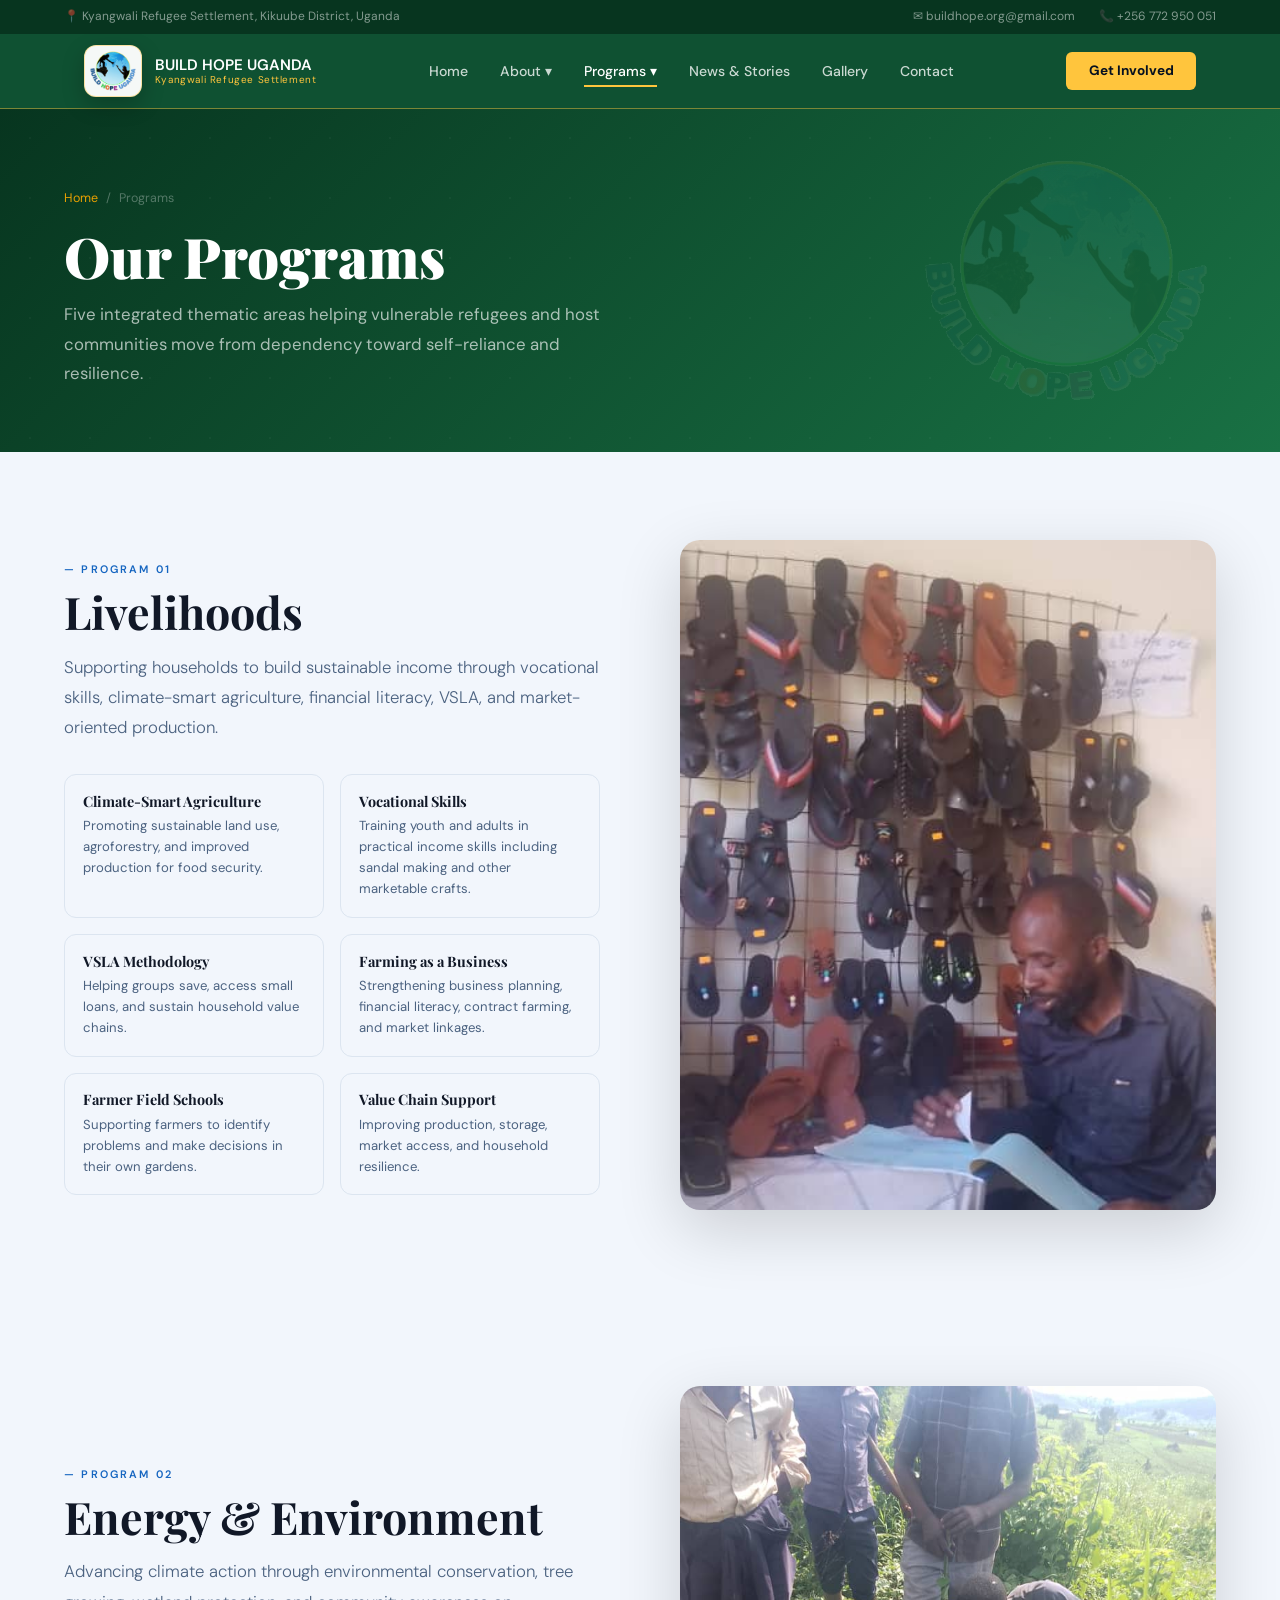
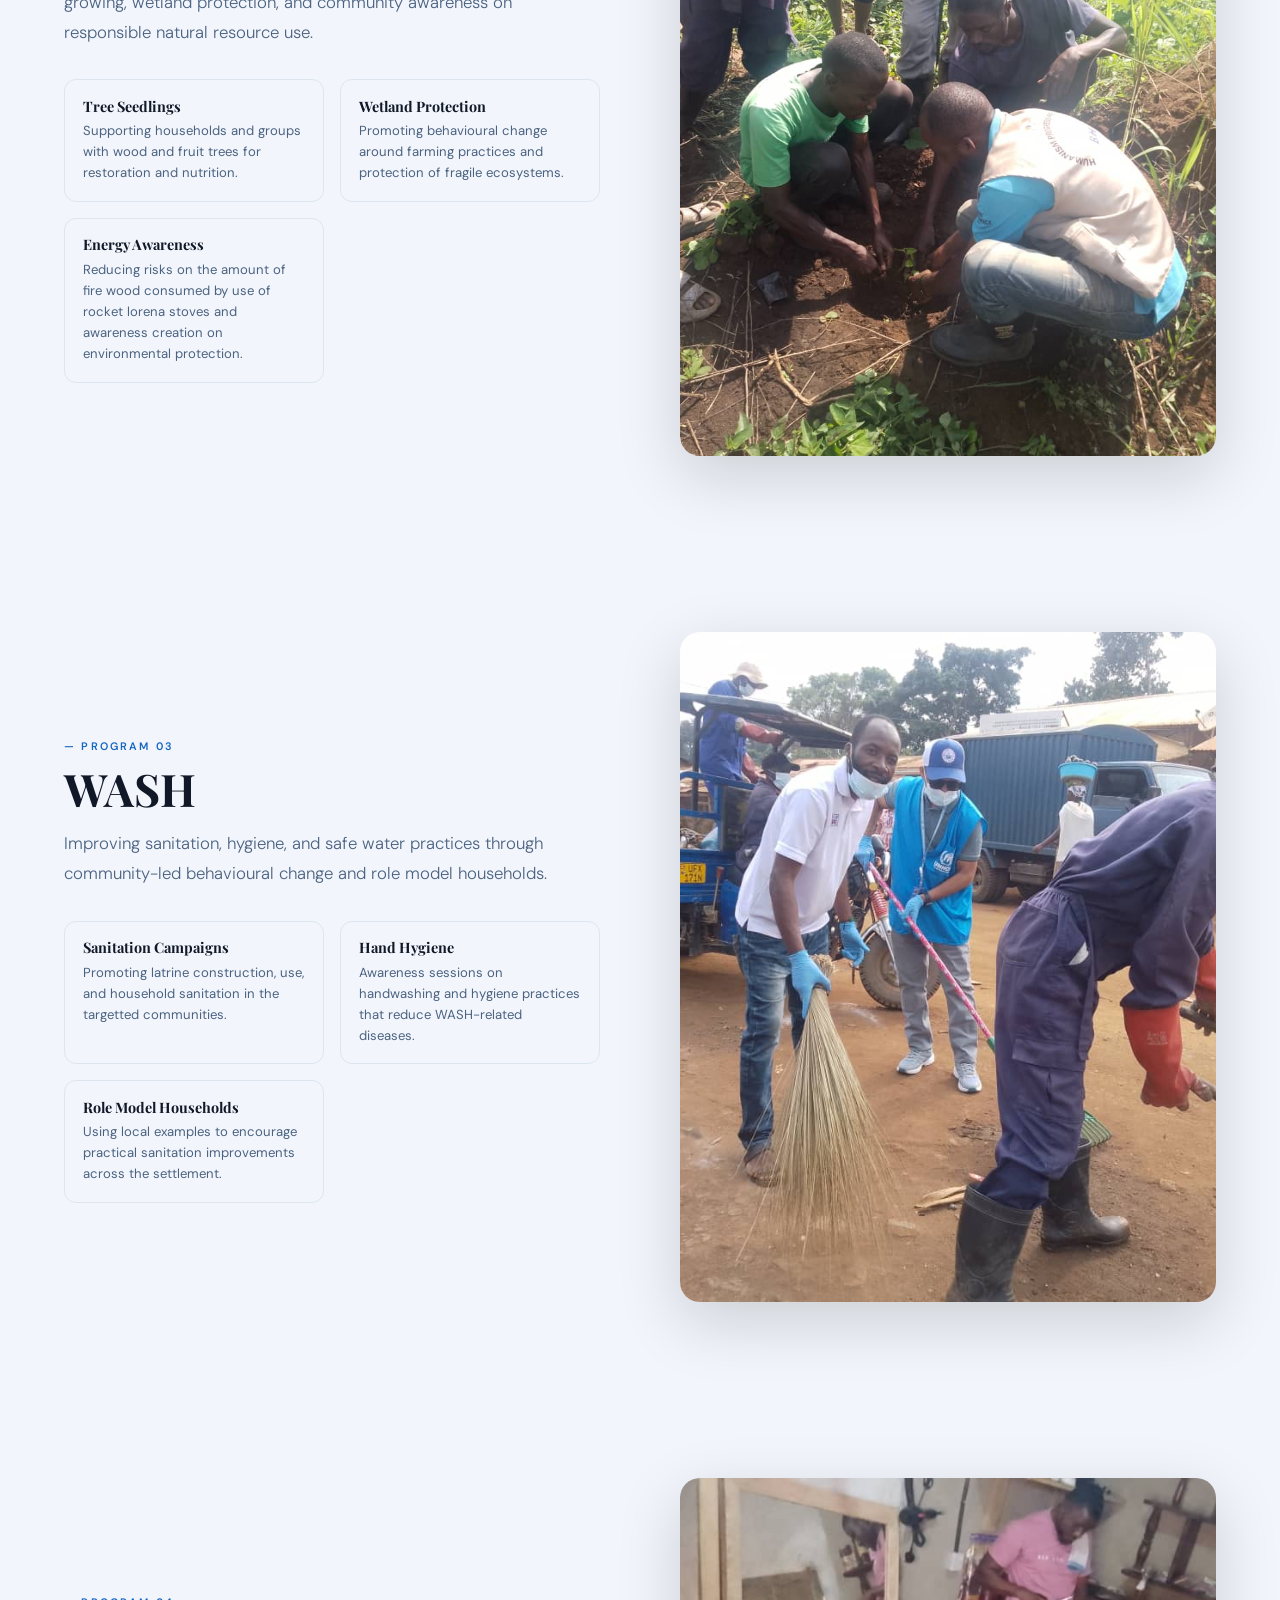
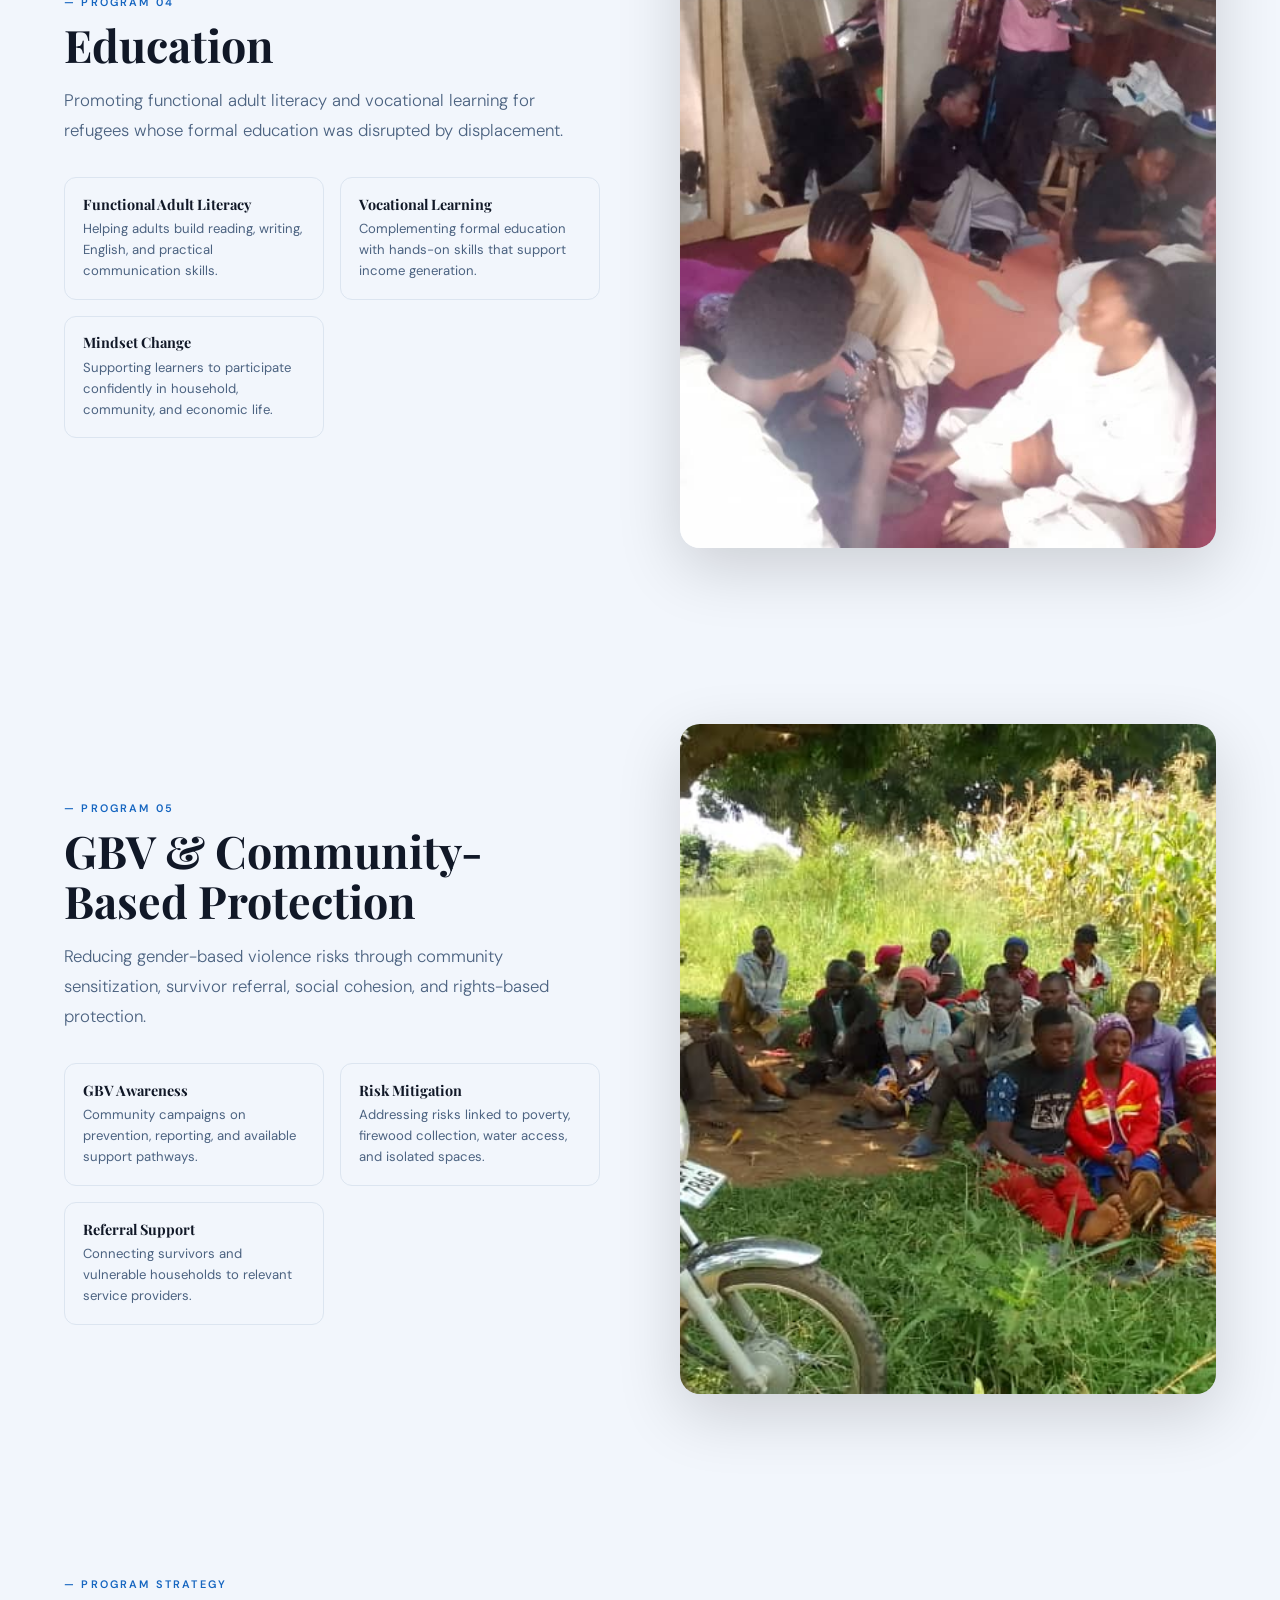
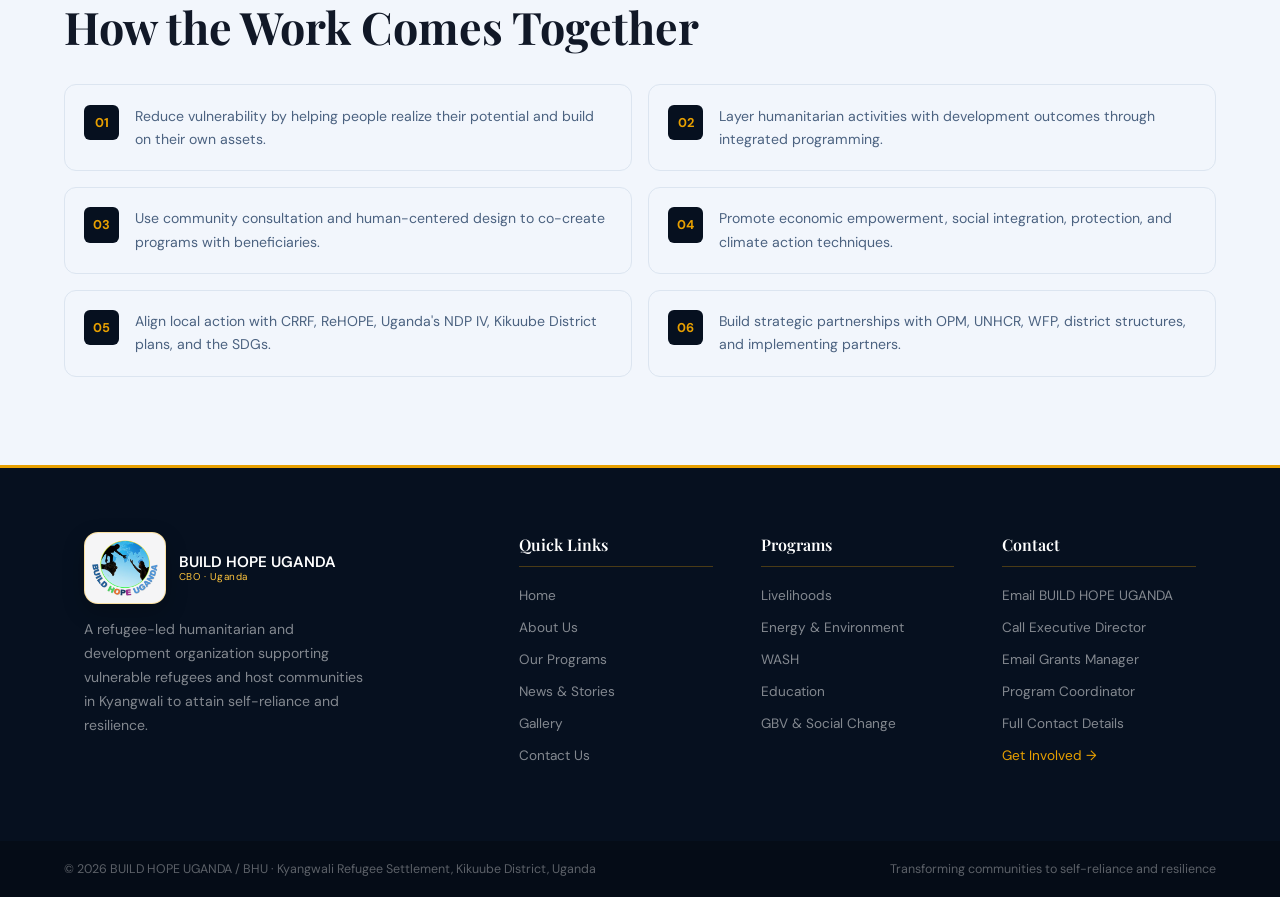
<file: programs.html>
<!DOCTYPE html>
<html lang="en">
<head>
  <meta charset="UTF-8"/>
  <meta name="viewport" content="width=device-width,initial-scale=1"/>
  <title>Programs — BUILD HOPE UGANDA / BHU</title>
  <meta name="description"
    content="Explore BUILD HOPE UGANDA programs in livelihoods, energy and environment, WASH, education, and community-based protection." />
  <meta property="og:title" content="BUILD HOPE UGANDA Programs" />
  <meta property="og:description"
    content="Integrated programs helping vulnerable refugees and host communities move toward self-reliance and resilience." />
  <meta property="og:url" content="https://build-hope-uganda.vercel.app/programs.html" />
  <link rel="canonical" href="https://build-hope-uganda.vercel.app/programs.html" />
  <meta property="og:image" content="asset/build activities images/IMG-20260504-WA0002.jpg" />
  <meta property="og:type" content="website" />
  <meta name="twitter:card" content="summary_large_image" />
  <link rel="icon" type="image/png" href="asset/build-hope-uganda-logo-transparent.png" />
  <link rel="stylesheet" href="css/shared.css"/>
  <link rel="stylesheet" href="css/programs.css"/>
</head>
<body data-page="programs">
<div id="topbar"></div>
<div id="navbar"></div>

<div class="page-hero">
  <div class="page-hero-inner">
    <div class="breadcrumb"><a href="index.html">Home</a><span>/</span><span>Programs</span></div>
    <h1>Our Programs</h1>
    <p>Five integrated thematic areas helping vulnerable refugees and host communities move from dependency toward self-reliance and resilience.</p>
  </div>
</div>

<section class="section bg-white" id="livelihoods">
  <div class="section-inner prog-section">
    <div class="prog-text">
      <p class="tag reveal">Program 01</p>
      <h2 class="reveal">Livelihoods</h2>
      <p class="lead reveal">Supporting households to build sustainable income through vocational skills, climate-smart agriculture, financial literacy, VSLA, and market-oriented production.</p>
      <div class="prog-detail-grid reveal">
        <div class="pd-card"><h4>Climate-Smart Agriculture</h4><p>Promoting sustainable land use, agroforestry, and improved production for food security.</p></div>
        <div class="pd-card"><h4>Vocational Skills</h4><p>Training youth and adults in practical income skills including sandal making and other marketable crafts.</p></div>
        <div class="pd-card"><h4>VSLA Methodology</h4><p>Helping groups save, access small loans, and sustain household value chains.</p></div>
        <div class="pd-card"><h4>Farming as a Business</h4><p>Strengthening business planning, financial literacy, contract farming, and market linkages.</p></div>
        <div class="pd-card"><h4>Farmer Field Schools</h4><p>Supporting farmers to identify problems and make decisions in their own gardens.</p></div>
        <div class="pd-card"><h4>Value Chain Support</h4><p>Improving production, storage, market access, and household resilience.</p></div>
      </div>
    </div>
    <div class="reveal">
      <img src="asset/build activities images/IMG-20260504-WA0002.jpg" alt="Livelihoods sandal making program" class="prog-img" loading="lazy" decoding="async"/>
    </div>
  </div>
</section>

<section class="section" id="energy" style="background:var(--off)">
  <div class="section-inner prog-section prog-reverse">
    <div class="reveal">
      <img src="asset/build activities images/IMG-20260504-WA0016.jpg" alt="Energy and environment tree planting program" class="prog-img" loading="lazy" decoding="async"/>
    </div>
    <div class="prog-text">
      <p class="tag reveal">Program 02</p>
      <h2 class="reveal">Energy &amp; Environment</h2>
      <p class="lead reveal">Advancing climate action through environmental conservation, tree growing, wetland protection, and community awareness on responsible natural resource use.</p>
      <div class="prog-detail-grid reveal">
        <div class="pd-card"><h4>Tree Seedlings</h4><p>Supporting households and groups with wood and fruit trees for restoration and nutrition.</p></div>
        <div class="pd-card"><h4>Wetland Protection</h4><p>Promoting behavioural change around farming practices and protection of fragile ecosystems.</p></div>
        <div class="pd-card"><h4>Energy Awareness</h4><p>Reducing risks on the amount of fire wood consumed by use of rocket lorena stoves and awareness creation on environmental protection.</p></div>
      </div>
    </div>
  </div>
</section>

<section class="section bg-white" id="wash">
  <div class="section-inner prog-section">
    <div class="prog-text">
      <p class="tag reveal">Program 03</p>
      <h2 class="reveal">WASH</h2>
      <p class="lead reveal">Improving sanitation, hygiene, and safe water practices through community-led behavioural change and role model households.</p>
      <div class="prog-detail-grid reveal">
        <div class="pd-card"><h4>Sanitation Campaigns</h4><p>Promoting latrine construction, use, and household sanitation in the targetted communities.</p></div>
        <div class="pd-card"><h4>Hand Hygiene</h4><p>Awareness sessions on handwashing and hygiene practices that reduce WASH-related diseases.</p></div>
        <div class="pd-card"><h4>Role Model Households</h4><p>Using local examples to encourage practical sanitation improvements across the settlement.</p></div>
      </div>
    </div>
    <div class="reveal">
      <img src="asset/build activities images/IMG-20260504-WA0001.jpg" alt="WASH and community sanitation program" class="prog-img" loading="lazy" decoding="async"/>
    </div>
  </div>
</section>

<section class="section" id="education" style="background:var(--off)">
  <div class="section-inner prog-section prog-reverse">
    <div class="reveal">
      <img src="asset/build activities images/IMG-20260504-WA0006.jpg" alt="Education and adult literacy program" class="prog-img" loading="lazy" decoding="async"/>
    </div>
    <div class="prog-text">
      <p class="tag reveal">Program 04</p>
      <h2 class="reveal">Education</h2>
      <p class="lead reveal">Promoting functional adult literacy and vocational learning for refugees whose formal education was disrupted by displacement.</p>
      <div class="prog-detail-grid reveal">
        <div class="pd-card"><h4>Functional Adult Literacy</h4><p>Helping adults build reading, writing, English, and practical communication skills.</p></div>
        <div class="pd-card"><h4>Vocational Learning</h4><p>Complementing formal education with hands-on skills that support income generation.</p></div>
        <div class="pd-card"><h4>Mindset Change</h4><p>Supporting learners to participate confidently in household, community, and economic life.</p></div>
      </div>
    </div>
  </div>
</section>

<section class="section bg-white" id="gbv">
  <div class="section-inner prog-section">
    <div class="prog-text">
      <p class="tag reveal">Program 05</p>
      <h2 class="reveal">GBV &amp; Community-Based Protection</h2>
      <p class="lead reveal">Reducing gender-based violence risks through community sensitization, survivor referral, social cohesion, and rights-based protection.</p>
      <div class="prog-detail-grid reveal">
        <div class="pd-card"><h4>GBV Awareness</h4><p>Community campaigns on prevention, reporting, and available support pathways.</p></div>
        <div class="pd-card"><h4>Risk Mitigation</h4><p>Addressing risks linked to poverty, firewood collection, water access, and isolated spaces.</p></div>
        <div class="pd-card"><h4>Referral Support</h4><p>Connecting survivors and vulnerable households to relevant service providers.</p></div>
      </div>
    </div>
    <div class="reveal">
      <img src="asset/build activities images/IMG-20260506-WA0007.jpg" alt="GBV and community-based protection program" class="prog-img" loading="lazy" decoding="async"/>
    </div>
  </div>
</section>

<section class="section bg-white">
  <div class="section-inner">
    <p class="tag reveal">Program Strategy</p>
    <h2 class="reveal">How the Work Comes Together</h2>
    <div class="obj-grid">
      <div class="obj-item reveal"><div class="obj-n">01</div><p>Reduce vulnerability by helping people realize their potential and build on their own assets.</p></div>
      <div class="obj-item reveal"><div class="obj-n">02</div><p>Layer humanitarian activities with development outcomes through integrated programming.</p></div>
      <div class="obj-item reveal"><div class="obj-n">03</div><p>Use community consultation and human-centered design to co-create programs with beneficiaries.</p></div>
      <div class="obj-item reveal"><div class="obj-n">04</div><p>Promote economic empowerment, social integration, protection, and climate action techniques.</p></div>
      <div class="obj-item reveal"><div class="obj-n">05</div><p>Align local action with CRRF, ReHOPE, Uganda's NDP IV, Kikuube District plans, and the SDGs.</p></div>
      <div class="obj-item reveal"><div class="obj-n">06</div><p>Build strategic partnerships with OPM, UNHCR, WFP, district structures, and implementing partners.</p></div>
    </div>
  </div>
</section>

<div id="footer"></div>
<script src="js/nav.js"></script>
</body>
</html>
</file>
<file: css/shared.css>
/* ═══════════════════════════════════════════════
   BUILD HOPE UGANDA — shared.css  (used by ALL pages)
   Dark Navy + White + Gold — UNHCR-style multi-page
   ═══════════════════════════════════════════════ */

@import url("https://fonts.googleapis.com/css2?family=Playfair+Display:ital,wght@0,600;0,700;0,900;1,700&family=DM+Sans:wght@300;400;500;600&display=swap");

/* ── VARIABLES ── */
:root {
  --navy: #06101f;
  --navy-2: #0d1f3c;
  --navy-3: #162d54;
  --blue: #1565c0;
  --blue-2: #1976d2;
  --gold: #e8a000;
  --gold-2: #ffc53d;
  --white: #ffffff;
  --off: #f2f6fc;
  --text: #111827;
  --muted: #4b6280;
  --border: #dce5f0;
  --r-sm: 6px;
  --r-md: 12px;
  --r-lg: 20px;
  --sh-sm: 0 2px 10px rgba(0, 0, 0, 0.07);
  --sh-md: 0 8px 32px rgba(0, 0, 0, 0.11);
  --sh-lg: 0 20px 64px rgba(0, 0, 0, 0.16);
  --t: 0.3s ease;
  --max: 1240px;
  --topbar-h: 34px;
  --nav-h: 74px;
  --page-nav: var(--navy-2);
  --page-nav-dark: var(--navy);
  --page-nav-soft: var(--navy-3);
  --page-accent: var(--gold);
}

body[data-page="home"] {
  --page-nav: #0d1f3c;
  --page-nav-dark: #06101f;
  --page-nav-soft: #162d54;
  --page-accent: #e8a000;
}

body[data-page="about"] {
  --page-nav: #123f6d;
  --page-nav-dark: #08213f;
  --page-nav-soft: #1f5f91;
  --page-accent: #ffc53d;
}

body[data-page="programs"] {
  --page-nav: #0f5132;
  --page-nav-dark: #07351f;
  --page-nav-soft: #197144;
  --page-accent: #ffc53d;
}

body[data-page="news"] {
  --page-nav: #6b1f2b;
  --page-nav-dark: #3e1018;
  --page-nav-soft: #923246;
  --page-accent: #ffc53d;
}

body[data-page="gallery"] {
  --page-nav: #3a346d;
  --page-nav-dark: #211d45;
  --page-nav-soft: #564ca0;
  --page-accent: #ffc53d;
}

body[data-page="contact"] {
  --page-nav: #0b5d63;
  --page-nav-dark: #06363a;
  --page-nav-soft: #11818a;
  --page-accent: #ffc53d;
}

*,
*::before,
*::after {
  box-sizing: border-box;
  margin: 0;
  padding: 0;
}
html {
  scroll-behavior: smooth;
  font-size: 16px;
  scroll-padding-top: calc(var(--topbar-h) + var(--nav-h) + 18px);
}
body {
  font-family: "DM Sans", sans-serif;
  background: var(--off);
  color: var(--text);
  line-height: 1.65;
  overflow-x: hidden;
  padding-top: calc(var(--topbar-h) + var(--nav-h));
}
img {
  max-width: 100%;
  display: block;
}
a {
  text-decoration: none;
  color: inherit;
}
ul {
  list-style: none;
}

/* ── LAYOUT ── */
.wrap {
  max-width: var(--max);
  margin: 0 auto;
  padding: 0 5%;
}
.section {
  padding: 5.5rem 5%;
}
.section-inner {
  max-width: var(--max);
  margin: 0 auto;
}

/* ── TYPE ── */
.tag {
  display: inline-block;
  font-size: 0.68rem;
  font-weight: 600;
  letter-spacing: 0.2em;
  text-transform: uppercase;
  color: var(--blue);
  margin-bottom: 0.5rem;
}
.tag::before {
  content: "— ";
}
.tag-gold {
  color: var(--gold);
}
.tag-white {
  color: rgba(255, 255, 255, 0.6);
}
h1,
h2,
h3,
h4 {
  font-family: "Playfair Display", serif;
  line-height: 1.12;
}
h2 {
  font-size: clamp(1.9rem, 3.5vw, 2.8rem);
  font-weight: 700;
  color: var(--text);
  margin-bottom: 0.9rem;
}
h3 {
  font-size: 1.35rem;
  font-weight: 600;
  margin-bottom: 0.5rem;
}
.light-h {
  color: var(--white);
}
.lead {
  font-size: 1.05rem;
  color: var(--muted);
  max-width: 580px;
  line-height: 1.8;
  font-weight: 300;
}
.lead-light {
  color: rgba(255, 255, 255, 0.65);
}

/* ── BUTTONS ── */
.btn {
  display: inline-block;
  padding: 0.82rem 2rem;
  border: 0;
  border-radius: var(--r-sm);
  font-weight: 600;
  font-size: 0.92rem;
  font-family: inherit;
  cursor: pointer;
  transition:
    transform var(--t),
    opacity var(--t),
    background var(--t);
}
.btn-gold {
  background: var(--gold);
  color: var(--navy);
}
.btn-gold:hover {
  opacity: 0.88;
  transform: translateY(-2px);
}
.btn-outline-w {
  border: 2px solid rgba(255, 255, 255, 0.45);
  color: var(--white);
}
.btn-outline-w:hover {
  border-color: var(--gold);
  background: rgba(232, 160, 0, 0.12);
}
.btn-outline-d {
  border: 2px solid var(--navy-3);
  color: var(--navy);
}
.btn-outline-d:hover {
  background: var(--navy);
  color: var(--white);
}

/* ══════════════════════════
   TOP BAR
══════════════════════════ */
.topbar {
  position: fixed;
  top: 0;
  left: 0;
  right: 0;
  z-index: 700;
  min-height: var(--topbar-h);
  background: var(--page-nav-dark);
  padding: 0.45rem 5%;
  display: flex;
  justify-content: space-between;
  align-items: center;
  font-size: 0.75rem;
  color: rgba(255, 255, 255, 0.5);
}
.topbar a {
  color: rgba(255, 255, 255, 0.5);
  transition: color var(--t);
}
.topbar a:hover {
  color: var(--page-accent);
}
.topbar-right {
  display: flex;
  gap: 1.5rem;
}

/* ══════════════════════════
   NAVBAR
══════════════════════════ */
#nav {
  position: fixed;
  top: var(--topbar-h);
  left: 0;
  right: 0;
  z-index: 650;
  background: var(--page-nav);
  border-bottom: 1px solid rgba(232, 160, 0, 0.22);
  border-bottom-color: color-mix(in srgb, var(--page-accent) 45%, transparent);
  transition:
    background var(--t),
    border-color var(--t),
    box-shadow var(--t);
}
#nav.shadow {
  box-shadow: 0 4px 28px rgba(0, 0, 0, 0.4);
}
.nav-wrap {
  max-width: var(--max);
  margin: 0 auto;
  padding: 0 5%;
  min-height: var(--nav-h);
  display: flex;
  align-items: center;
  justify-content: space-between;
  gap: 1rem;
}
.nav-brand {
  display: flex;
  align-items: center;
  gap: 0.8rem;
  flex-shrink: 0;
}
.nav-logo {
  width: 58px;
  height: 52px;
  background: rgba(255, 255, 255, 0.96);
  border-radius: 12px;
  object-fit: contain;
  padding: 4px;
  border: 1px solid rgba(232, 160, 0, 0.35);
  border-color: color-mix(in srgb, var(--page-accent) 45%, transparent);
  box-shadow: 0 8px 22px rgba(0, 0, 0, 0.22);
  flex-shrink: 0;
}
.nav-name {
  display: block;
  font-weight: 600;
  font-size: 0.95rem;
  color: var(--white);
  line-height: 1.2;
}
.nav-name small {
  display: block;
  font-size: 0.62rem;
  color: var(--page-accent);
  font-weight: 400;
  letter-spacing: 0.06em;
}
.nav-menu {
  display: flex;
  align-items: center;
  gap: 2rem;
}
.nav-menu > li > a {
  color: rgba(255, 255, 255, 0.78);
  font-size: 0.88rem;
  font-weight: 500;
  transition: color var(--t);
  position: relative;
  padding: 0.3rem 0;
}
.nav-menu > li > a::after {
  content: "";
  position: absolute;
  bottom: -2px;
  left: 0;
  right: 0;
  height: 2px;
  background: var(--page-accent);
  transform: scaleX(0);
  transition: transform var(--t);
}
.nav-menu > li > a:hover,
.nav-menu > li > a.active {
  color: var(--white);
}
.nav-menu > li > a:hover::after,
.nav-menu > li > a.active::after {
  transform: scaleX(1);
}
/* dropdown */
.has-drop {
  position: relative;
}
.dropdown {
  position: absolute;
  top: calc(100% + 16px);
  left: 0;
  background: var(--white);
  border-radius: var(--r-md);
  box-shadow: var(--sh-lg);
  min-width: 220px;
  padding: 0.6rem 0;
  opacity: 0;
  pointer-events: none;
  transform: translateY(8px);
  transition: all var(--t);
}
.has-drop:hover .dropdown {
  opacity: 1;
  pointer-events: all;
  transform: translateY(0);
}
.dropdown a {
  display: block;
  padding: 0.65rem 1.3rem;
  font-size: 0.88rem;
  color: var(--text);
  transition:
    background var(--t),
    color var(--t);
}
.dropdown a:hover {
  background: var(--off);
  color: var(--blue);
}
.nav-cta {
  background: var(--page-accent);
  color: var(--navy);
  padding: 0.5rem 1.4rem;
  border-radius: var(--r-sm);
  font-size: 0.85rem;
  font-weight: 700;
  transition: opacity var(--t);
  flex-shrink: 0;
}
.nav-cta:hover {
  opacity: 0.85;
}
.hamburger {
  display: none;
  flex-direction: column;
  gap: 5px;
  background: none;
  border: none;
  cursor: pointer;
  padding: 4px;
}
.hamburger span {
  display: block;
  width: 24px;
  height: 2px;
  background: var(--white);
  border-radius: 2px;
  transition: all var(--t);
}
.hamburger.open span:nth-child(1) {
  transform: translateY(7px) rotate(45deg);
}
.hamburger.open span:nth-child(2) {
  opacity: 0;
}
.hamburger.open span:nth-child(3) {
  transform: translateY(-7px) rotate(-45deg);
}
.mob-nav {
  display: none;
  background: var(--page-nav-dark);
  border-top: 1px solid rgba(255, 255, 255, 0.07);
}
.mob-nav.show {
  display: block;
}
.mob-nav ul {
  padding: 1.2rem 5%;
  display: flex;
  flex-direction: column;
  gap: 0.8rem;
}
.mob-nav a {
  color: rgba(255, 255, 255, 0.8);
  font-size: 0.95rem;
  font-weight: 500;
  padding: 0.5rem 0;
  display: block;
  border-bottom: 1px solid rgba(255, 255, 255, 0.06);
}
.mob-nav a:hover {
  color: var(--page-accent);
}

/* ══════════════════════════
   FOOTER
══════════════════════════ */
.site-footer {
  background: var(--navy);
  border-top: 3px solid var(--gold);
}
.footer-top {
  max-width: var(--max);
  margin: 0 auto;
  padding: 4rem 5%;
  display: grid;
  grid-template-columns: 2fr 1fr 1fr 1fr;
  gap: 3rem;
}
.footer-brand p {
  font-size: 0.88rem;
  color: rgba(255, 255, 255, 0.5);
  line-height: 1.7;
  margin-top: 0.9rem;
  max-width: 280px;
}
.footer-brand .nav-brand {
  align-items: center;
}
.footer-brand .footer-logo {
  width: 82px;
  height: 72px;
  padding: 5px;
  border-radius: 14px;
}
.footer-col h5 {
  font-family: "Playfair Display", serif;
  font-size: 1rem;
  font-weight: 600;
  color: var(--white);
  margin-bottom: 1.1rem;
  padding-bottom: 0.5rem;
  border-bottom: 1px solid rgba(232, 160, 0, 0.3);
}
.footer-col a {
  display: block;
  color: rgba(255, 255, 255, 0.5);
  font-size: 0.85rem;
  margin-bottom: 0.6rem;
  transition: color var(--t);
}
.footer-col a:hover {
  color: var(--gold);
}
.wa-icon-link {
  display: inline-flex !important;
  width: 2.1rem;
  height: 2.1rem;
  align-items: center;
  justify-content: center;
  border-radius: 999px;
  background: #25d366;
  color: var(--white) !important;
  margin-top: 0.25rem;
  margin-bottom: 0.65rem;
  transition:
    transform var(--t),
    background var(--t);
}
.wa-icon-link::before,
.wa-action::before,
.wa-btn::before {
  content: "";
  width: 1.18rem;
  height: 1.18rem;
  background: currentColor;
  -webkit-mask: url("data:image/svg+xml,%3Csvg xmlns='http://www.w3.org/2000/svg' viewBox='0 0 32 32'%3E%3Cpath d='M16.04 3.2A12.75 12.75 0 0 0 5.2 22.7L3.6 28.8l6.25-1.6A12.75 12.75 0 1 0 16.04 3.2Zm0 2.4a10.35 10.35 0 0 1 8.82 15.75 10.33 10.33 0 0 1-13.98 3.7l-.43-.25-3.68.95.96-3.58-.28-.45A10.35 10.35 0 0 1 16.04 5.6Zm-4.18 5.48c-.24 0-.62.09-.95.46-.33.36-1.24 1.22-1.24 2.98 0 1.75 1.27 3.44 1.45 3.68.18.24 2.45 3.92 6.07 5.34 3.01 1.18 3.63.95 4.28.89.65-.06 2.1-.86 2.4-1.69.29-.82.29-1.53.2-1.68-.09-.15-.33-.24-.7-.42-.36-.18-2.1-1.04-2.43-1.16-.32-.12-.56-.18-.8.18-.24.36-.92 1.16-1.13 1.4-.21.24-.42.27-.78.09-.36-.18-1.53-.56-2.92-1.79-1.08-.96-1.81-2.15-2.02-2.51-.21-.36-.02-.56.16-.74.16-.16.36-.42.54-.63.18-.21.24-.36.36-.6.12-.24.06-.45-.03-.63-.09-.18-.8-1.93-1.1-2.65-.29-.7-.59-.6-.8-.61h-.56Z'/%3E%3C/svg%3E") center / contain no-repeat;
  mask: url("data:image/svg+xml,%3Csvg xmlns='http://www.w3.org/2000/svg' viewBox='0 0 32 32'%3E%3Cpath d='M16.04 3.2A12.75 12.75 0 0 0 5.2 22.7L3.6 28.8l6.25-1.6A12.75 12.75 0 1 0 16.04 3.2Zm0 2.4a10.35 10.35 0 0 1 8.82 15.75 10.33 10.33 0 0 1-13.98 3.7l-.43-.25-3.68.95.96-3.58-.28-.45A10.35 10.35 0 0 1 16.04 5.6Zm-4.18 5.48c-.24 0-.62.09-.95.46-.33.36-1.24 1.22-1.24 2.98 0 1.75 1.27 3.44 1.45 3.68.18.24 2.45 3.92 6.07 5.34 3.01 1.18 3.63.95 4.28.89.65-.06 2.1-.86 2.4-1.69.29-.82.29-1.53.2-1.68-.09-.15-.33-.24-.7-.42-.36-.18-2.1-1.04-2.43-1.16-.32-.12-.56-.18-.8.18-.24.36-.92 1.16-1.13 1.4-.21.24-.42.27-.78.09-.36-.18-1.53-.56-2.92-1.79-1.08-.96-1.81-2.15-2.02-2.51-.21-.36-.02-.56.16-.74.16-.16.36-.42.54-.63.18-.21.24-.36.36-.6.12-.24.06-.45-.03-.63-.09-.18-.8-1.93-1.1-2.65-.29-.7-.59-.6-.8-.61h-.56Z'/%3E%3C/svg%3E") center / contain no-repeat;
}
.wa-icon-link:hover {
  background: #1da851;
  transform: translateY(-2px);
}
.footer-contact-label {
  display: block;
  color: var(--white);
  font-size: 0.82rem;
  font-weight: 600;
  margin: 0.9rem 0 0.3rem;
}
.footer-contact-text {
  display: block;
  color: rgba(255, 255, 255, 0.5);
  font-size: 0.85rem;
  line-height: 1.6;
  margin-bottom: 0.6rem;
}
.footer-bottom {
  background: rgba(0, 0, 0, 0.25);
  padding: 1.1rem 5%;
  display: flex;
  justify-content: space-between;
  align-items: center;
  flex-wrap: wrap;
  gap: 0.5rem;
  font-size: 0.78rem;
  color: rgba(255, 255, 255, 0.35);
}
.footer-bottom a {
  color: rgba(255, 255, 255, 0.35);
}
.footer-bottom a:hover {
  color: var(--gold);
}

/* ══════════════════════════
   PAGE HERO (inner pages)
══════════════════════════ */
.page-hero {
  background: linear-gradient(135deg, var(--page-nav-dark) 0%, var(--page-nav-soft) 100%);
  padding: 5rem 5% 4rem;
  position: relative;
  overflow: hidden;
}
.page-hero::before {
  content: "";
  position: absolute;
  right: max(5%, calc((100vw - var(--max)) / 2));
  top: 50%;
  width: min(300px, 34vw);
  aspect-ratio: 510 / 441;
  background: url("../asset/build-hope-uganda-logo-transparent.png") center/contain no-repeat;
  opacity: 0.08;
  transform: translateY(-50%);
  pointer-events: none;
}
.page-hero::after {
  content: "";
  position: absolute;
  inset: 0;
  background: url("data:image/svg+xml,%3Csvg width='60' height='60' xmlns='http://www.w3.org/2000/svg'%3E%3Ccircle cx='30' cy='30' r='1' fill='rgba(255,255,255,.04)'/%3E%3C/svg%3E");
  pointer-events: none;
}
.page-hero-inner {
  max-width: var(--max);
  margin: 0 auto;
  position: relative;
  z-index: 1;
}
.page-hero h1 {
  font-family: "Playfair Display", serif;
  font-size: clamp(2.2rem, 5vw, 3.5rem);
  font-weight: 900;
  color: var(--white);
  margin-bottom: 0.8rem;
}
.page-hero p {
  font-size: 1.05rem;
  color: rgba(255, 255, 255, 0.65);
  max-width: 560px;
  line-height: 1.75;
}
.breadcrumb {
  display: flex;
  align-items: center;
  gap: 0.5rem;
  font-size: 0.78rem;
  color: rgba(255, 255, 255, 0.45);
  margin-bottom: 1rem;
}
.breadcrumb a {
  color: var(--gold);
}
.breadcrumb span {
  color: rgba(255, 255, 255, 0.3);
}

/* ══════════════════════════
   CARDS
══════════════════════════ */
.card {
  background: var(--white);
  border: 1px solid var(--border);
  border-radius: var(--r-lg);
  overflow: hidden;
  transition:
    transform var(--t),
    box-shadow var(--t);
}
.card:hover {
  transform: translateY(-5px);
  box-shadow: var(--sh-md);
}
.card-img {
  width: 100%;
  height: 210px;
  aspect-ratio: 16 / 10;
  object-fit: cover;
}
.card-body {
  padding: 1.5rem;
}
.card-body h3 {
  font-size: 1.1rem;
  margin-bottom: 0.5rem;
}
.card-body p {
  font-size: 0.88rem;
  color: var(--muted);
  line-height: 1.7;
}
.card-tag {
  display: inline-block;
  background: rgba(21, 101, 192, 0.1);
  color: var(--blue);
  font-size: 0.7rem;
  font-weight: 700;
  letter-spacing: 0.08em;
  text-transform: uppercase;
  padding: 0.25rem 0.7rem;
  border-radius: 20px;
  margin-bottom: 0.7rem;
}

/* ══════════════════════════
   REVEAL ANIMATION
══════════════════════════ */
.reveal {
  opacity: 0;
  transform: translateY(28px);
  transition:
    opacity 0.65s ease,
    transform 0.65s ease;
}
.reveal.in {
  opacity: 1;
  transform: translateY(0);
}

/* ══════════════════════════
   RESPONSIVE
══════════════════════════ */
@media (max-width: 960px) {
  .nav-menu,
  .nav-cta {
    display: none;
  }
  .hamburger {
    display: flex;
  }
  .footer-top {
    grid-template-columns: 1fr 1fr;
    gap: 2rem;
  }
}
@media (max-width: 600px) {
  :root {
    --topbar-h: 38px;
    --nav-h: 68px;
  }
  .section {
    padding: 3.5rem 5%;
  }
  .footer-top {
    grid-template-columns: 1fr;
  }
  .topbar .topbar-right {
    display: none;
  }
  .topbar {
    justify-content: center;
    text-align: center;
    line-height: 1.35;
  }
  .nav-logo {
    width: 50px;
    height: 46px;
  }
  .nav-name {
    font-size: 0.82rem;
    max-width: 190px;
  }
  .nav-name small {
    font-size: 0.55rem;
  }
  .card {
    border-radius: var(--r-md);
  }
  .card-img {
    height: auto;
  }
  .page-hero::before {
    width: 210px;
    right: -54px;
    opacity: 0.06;
  }
}
</file>
<file: css/home.css>
/* ── HOME PAGE CSS ── */

/* HERO */
.hero {
  min-height: 100vh;
  min-height: 100svh;
  background:
    linear-gradient(
      180deg,
      rgba(6, 16, 31, 0.82) 0%,
      rgba(13, 31, 60, 0.65) 60%,
      rgba(6, 16, 31, 0.92) 100%
    ),
    url("../asset/build activities images/IMG-20260506-WA0007.jpg")
      center/cover no-repeat;
  display: flex;
  flex-direction: column;
  justify-content: center;
  align-items: center;
  text-align: center;
  padding: 8rem 5% 0;
  position: relative;
}
.hero-overlay {
  position: absolute;
  inset: 0;
  background: radial-gradient(
    ellipse at 50% 55%,
    rgba(21, 101, 192, 0.18) 0%,
    transparent 70%
  );
  pointer-events: none;
}
.hero-content {
  position: relative;
  z-index: 1;
  max-width: 720px;
}
.hero-logo {
  width: clamp(104px, 14vw, 150px);
  height: auto;
  margin: 0 auto 1.1rem;
  filter: drop-shadow(0 16px 28px rgba(0, 0, 0, 0.42));
  animation: fadeUp 0.55s ease both;
}
.hero-badge {
  display: inline-block;
  border: 1px solid var(--gold);
  color: var(--gold);
  font-size: 0.7rem;
  font-weight: 600;
  letter-spacing: 0.18em;
  text-transform: uppercase;
  padding: 0.38rem 1.1rem;
  border-radius: 30px;
  margin-bottom: 1.4rem;
  animation: fadeUp 0.6s 0.05s ease both;
}
.hero h1 {
  font-family: "Playfair Display", serif;
  font-size: clamp(3rem, 8vw, 6rem);
  font-weight: 900;
  color: var(--white);
  line-height: 1;
  margin-bottom: 1.2rem;
  animation: fadeUp 0.7s 0.15s ease both;
}
.hero h1 em {
  color: var(--gold);
  font-style: italic;
}
.hero p {
  font-size: clamp(0.95rem, 2vw, 1.12rem);
  color: rgba(255, 255, 255, 0.75);
  max-width: 560px;
  margin: 0 auto 2.2rem;
  font-weight: 300;
  line-height: 1.8;
  animation: fadeUp 0.7s 0.25s ease both;
}
.hero-btns {
  display: flex;
  gap: 1rem;
  justify-content: center;
  flex-wrap: wrap;
  animation: fadeUp 0.7s 0.35s ease both;
}
.btn-profile {
  background: rgba(255, 255, 255, 0.12);
  border: 2px solid rgba(232, 160, 0, 0.68);
  color: var(--white);
  backdrop-filter: blur(10px);
}
.btn-profile:hover {
  background: var(--gold);
  color: var(--navy);
  transform: translateY(-2px);
}
.hero-stats {
  position: relative;
  z-index: 1;
  display: grid;
  grid-template-columns: repeat(4, 1fr);
  width: 100%;
  max-width: 900px;
  margin-top: 4rem;
  border-top: 1px solid rgba(255, 255, 255, 0.12);
  padding-top: 2rem;
  animation: fadeUp 0.7s 0.45s ease both;
}
.hstat {
  text-align: center;
  border-right: 1px solid rgba(255, 255, 255, 0.1);
  padding: 0 1rem;
}
.hstat:last-child {
  border-right: none;
}
.hstat strong {
  display: block;
  font-family: "Playfair Display", serif;
  font-size: 2.4rem;
  font-weight: 700;
  color: var(--gold);
  line-height: 1;
}
.hstat span {
  font-size: 0.75rem;
  color: rgba(255, 255, 255, 0.5);
  margin-top: 0.2rem;
  display: block;
}

/* MISSION STRIP */
.mission-strip {
  background: var(--navy-2);
  border-top: 3px solid var(--gold);
  border-bottom: 1px solid rgba(232, 160, 0, 0.2);
  padding: 1.8rem 5%;
}
.mission-strip .wrap {
  display: flex;
  align-items: center;
  justify-content: space-between;
  gap: 2rem;
  flex-wrap: wrap;
}
.mission-strip p {
  font-family: "Playfair Display", serif;
  font-size: 1.08rem;
  color: rgba(255, 255, 255, 0.8);
  font-style: italic;
  max-width: 720px;
  line-height: 1.65;
}
.mission-strip a {
  color: var(--gold);
  font-size: 0.88rem;
  font-weight: 600;
  white-space: nowrap;
  flex-shrink: 0;
}
.mission-strip a:hover {
  text-decoration: underline;
}

/* PROFILE DOCUMENT */
.profile-doc-section {
  background: var(--navy);
  padding: 3.2rem 5%;
}
.profile-doc-card {
  display: grid;
  grid-template-columns: 1fr auto;
  align-items: center;
  gap: 2rem;
  min-height: 220px;
  padding: 2.5rem;
  background:
    linear-gradient(135deg, rgba(13, 31, 60, 0.96), rgba(22, 45, 84, 0.94)),
    url("../asset/build activities images/IMG-20260504-WA0039.jpg") center/cover no-repeat;
  border: 1px solid rgba(232, 160, 0, 0.28);
  border-radius: var(--r-md);
  box-shadow: var(--sh-lg);
  overflow: hidden;
}
.profile-doc-card h2 {
  color: var(--white);
}
.profile-doc-card .lead {
  color: rgba(255, 255, 255, 0.72);
}
.profile-modal {
  position: fixed;
  inset: 0;
  z-index: 900;
  display: none;
  padding: 1.5rem;
}
.profile-modal.open {
  display: block;
}
.profile-modal-backdrop {
  position: absolute;
  inset: 0;
  background: rgba(6, 16, 31, 0.86);
  backdrop-filter: blur(8px);
}
.profile-modal-panel {
  position: relative;
  z-index: 1;
  width: min(1120px, 100%);
  height: min(86vh, 860px);
  max-height: calc(100dvh - 3rem);
  margin: 0 auto;
  top: 50%;
  transform: translateY(-50%);
  display: grid;
  grid-template-rows: auto 1fr;
  min-height: 0;
  background: var(--white);
  border-radius: var(--r-md);
  overflow: hidden;
  box-shadow: 0 30px 90px rgba(0, 0, 0, 0.38);
}
.profile-modal-head {
  min-height: 78px;
  display: flex;
  align-items: center;
  justify-content: space-between;
  gap: 1rem;
  padding: 1rem 1.2rem 1rem 1.5rem;
  background: var(--navy-2);
  color: var(--white);
  border-bottom: 3px solid var(--gold);
}
.profile-modal-head h2 {
  margin: 0;
  color: var(--white);
  font-size: 1.4rem;
}
.profile-modal-kicker {
  color: var(--gold);
  font-size: 0.68rem;
  font-weight: 700;
  letter-spacing: 0.16em;
  text-transform: uppercase;
}
.profile-close {
  width: 2.55rem;
  height: 2.55rem;
  border: 1px solid rgba(255, 255, 255, 0.22);
  border-radius: var(--r-sm);
  background: rgba(255, 255, 255, 0.08);
  color: var(--white);
  cursor: pointer;
  font-size: 1.8rem;
  line-height: 1;
}
.profile-close:hover {
  background: var(--gold);
  color: var(--navy);
}
.profile-reader {
  display: grid;
  grid-template-rows: auto 1fr;
  min-height: 0;
  overflow: hidden;
  background: #101827;
  user-select: none;
  -webkit-user-select: none;
  touch-action: pan-y;
}
.profile-reader-tools {
  min-height: 48px;
  display: flex;
  align-items: center;
  justify-content: space-between;
  gap: 1rem;
  padding: 0.55rem 0.8rem;
  background: #0c1422;
  color: rgba(255, 255, 255, 0.78);
  font-size: 0.84rem;
  border-bottom: 1px solid rgba(255, 255, 255, 0.08);
}
.profile-reader-tools > div {
  display: flex;
  gap: 0.45rem;
}
.profile-tool-btn {
  width: 2.35rem;
  height: 2.35rem;
  border: 1px solid rgba(255, 255, 255, 0.18);
  border-radius: var(--r-sm);
  background: rgba(255, 255, 255, 0.08);
  color: var(--white);
  cursor: pointer;
  font-size: 1.25rem;
  line-height: 1;
}
.profile-tool-btn:hover {
  background: var(--gold);
  color: var(--navy);
}
.profile-pages {
  min-height: 0;
  height: 100%;
  overflow: auto;
  padding: 1.2rem;
  overscroll-behavior: contain;
  -webkit-overflow-scrolling: touch;
  touch-action: pan-y;
}
.profile-page {
  width: fit-content;
  max-width: 100%;
  margin: 0 auto 1.2rem;
  background: var(--white);
  border-radius: var(--r-sm);
  box-shadow: 0 12px 32px rgba(0, 0, 0, 0.34);
  overflow: hidden;
}
.profile-page canvas {
  display: block;
  max-width: 100%;
  height: auto;
  pointer-events: none;
}
.profile-reader-error {
  max-width: 520px;
  margin: 2rem auto;
  padding: 1rem;
  background: rgba(255, 255, 255, 0.08);
  border: 1px solid rgba(255, 255, 255, 0.12);
  border-radius: var(--r-sm);
  color: rgba(255, 255, 255, 0.78);
  text-align: center;
}
body.profile-lock {
  overflow: hidden;
}

/* PROGRAMS PREVIEW */
.bg-white {
  background: var(--white);
}
.prog-preview-grid {
  display: grid;
  grid-template-columns: repeat(4, 1fr);
  gap: 1.2rem;
  margin-top: 2.5rem;
}
.prog-box {
  display: block;
  border-radius: var(--r-lg);
  overflow: hidden;
  position: relative;
  aspect-ratio: 3/4;
  transition: transform var(--t);
}
.prog-box:hover {
  transform: translateY(-6px);
}
.prog-box img {
  width: 100%;
  height: 100%;
  object-fit: cover;
  filter: brightness(0.55);
  transition: filter 0.4s ease;
}
.prog-box:hover img {
  filter: brightness(0.4);
}
.prog-box-body {
  position: absolute;
  inset: 0;
  padding: 1.8rem 1.4rem;
  display: flex;
  flex-direction: column;
  justify-content: flex-end;
}
.prog-box-body span {
  font-family: "Playfair Display", serif;
  font-size: 2.5rem;
  font-weight: 700;
  color: var(--gold);
  opacity: 0.5;
  line-height: 1;
  display: block;
  margin-bottom: 0.3rem;
}
.prog-box-body h3 {
  font-family: "Playfair Display", serif;
  font-size: 1.25rem;
  color: var(--white);
  margin-bottom: 0.4rem;
}
.prog-box-body p {
  font-size: 0.82rem;
  color: rgba(255, 255, 255, 0.72);
  line-height: 1.55;
  margin-bottom: 0.8rem;
}
.prog-box-body em {
  font-style: normal;
  font-size: 0.78rem;
  font-weight: 600;
  color: var(--gold);
  letter-spacing: 0.04em;
}

/* ABOUT STRIP */
.about-strip {
  background: var(--off);
}
.about-strip-grid {
  display: grid;
  grid-template-columns: 1fr 1fr;
  gap: 5rem;
  align-items: center;
}
.about-strip-img {
  width: 100%;
  aspect-ratio: 4/5;
  object-fit: cover;
  border-radius: var(--r-lg);
  box-shadow: var(--sh-lg);
}
.values-row {
  display: grid;
  grid-template-columns: repeat(3, 1fr);
  gap: 1rem;
  margin: 1.8rem 0;
}
.val-item {
  background: var(--white);
  border: 1px solid var(--border);
  border-radius: var(--r-md);
  padding: 1rem;
}
.val-item strong {
  font-size: 0.85rem;
  font-weight: 700;
  color: var(--text);
  display: block;
  margin-bottom: 0.3rem;
}
.val-item p {
  font-size: 0.78rem;
  color: var(--muted);
  line-height: 1.5;
}

/* NEWS GRID */
.news-grid {
  display: grid;
  grid-template-columns: repeat(3, 1fr);
  gap: 1.5rem;
  margin-top: 2.5rem;
}

/* CTA STRIP */
.cta-strip {
  background: linear-gradient(135deg, var(--navy) 0%, var(--navy-3) 100%);
  padding: 5rem 5%;
  border-top: 3px solid var(--gold);
}
.cta-inner {
  display: flex;
  align-items: center;
  justify-content: space-between;
  gap: 3rem;
  flex-wrap: wrap;
}
.cta-btns {
  display: flex;
  gap: 1rem;
  flex-wrap: wrap;
  flex-shrink: 0;
}

@keyframes fadeUp {
  from {
    opacity: 0;
    transform: translateY(28px);
  }
  to {
    opacity: 1;
    transform: translateY(0);
  }
}

@media (max-width: 960px) {
  .prog-preview-grid {
    grid-template-columns: repeat(2, 1fr);
  }
  .about-strip-grid {
    grid-template-columns: 1fr;
    gap: 2.5rem;
  }
  .news-grid {
    grid-template-columns: 1fr 1fr;
  }
  .hero-stats {
    grid-template-columns: repeat(2, 1fr);
    gap: 1.5rem;
  }
  .hstat:nth-child(2) {
    border-right: none;
  }
}
@media (max-width: 600px) {
  .hero {
    min-height: auto;
    padding-top: 5.8rem;
    padding-bottom: 2rem;
  }
  .hero-logo {
    width: 96px;
    margin-bottom: 0.9rem;
  }
  .prog-preview-grid,
  .news-grid {
    grid-template-columns: 1fr;
  }
  .prog-box {
    aspect-ratio: 4/3;
    border-radius: var(--r-md);
  }
  .about-strip-img {
    aspect-ratio: 4/3;
    border-radius: var(--r-md);
  }
  .hero-stats {
    margin-top: 2.4rem;
    gap: 1rem;
    padding-top: 1.4rem;
  }
  .hstat {
    border-right: none;
  }
  .hstat strong {
    font-size: 1.8rem;
  }
  .values-row {
    grid-template-columns: 1fr;
  }
  .cta-inner {
    flex-direction: column;
    text-align: center;
  }
  .profile-doc-card {
    grid-template-columns: 1fr;
    padding: 1.7rem;
  }
  .profile-modal {
    padding: 0.7rem;
  }
  .profile-modal-panel {
    height: calc(100dvh - 1.4rem);
    max-height: calc(100dvh - 1.4rem);
  }
  .profile-modal-head {
    min-height: 70px;
    padding: 0.85rem;
  }
  .profile-modal-head h2 {
    font-size: 1.1rem;
  }
  .profile-pages {
    padding: 0.65rem;
  }
  .profile-reader-tools {
    font-size: 0.76rem;
    padding: 0.45rem 0.55rem;
  }
}
</file>
<file: css/about.css>
/* ── ABOUT PAGE CSS ── */
.story-grid {
  display: grid;
  grid-template-columns: 1fr 1fr;
  gap: 5rem;
  align-items: start;
}
.story-img {
  width: 100%;
  aspect-ratio: 4/5;
  object-fit: cover;
  border-radius: var(--r-lg);
  box-shadow: var(--sh-lg);
}
.reg-box {
  background: var(--navy);
  border-radius: var(--r-md);
  padding: 1.4rem;
  margin-top: 1.5rem;
  display: grid;
  grid-template-columns: 1fr 1fr;
  gap: 0.8rem;
}
.reg-item strong {
  display: block;
  font-size: 0.7rem;
  text-transform: uppercase;
  letter-spacing: 0.1em;
  color: var(--gold);
  margin-bottom: 0.2rem;
}
.reg-item span {
  font-size: 0.88rem;
  color: rgba(255, 255, 255, 0.65);
}
.credibility-section {
  background: var(--white);
  border-top: 1px solid var(--border);
}
.cred-grid {
  display: grid;
  grid-template-columns: repeat(4, 1fr);
  gap: 1rem;
  margin-top: 2rem;
}
.cred-card {
  background: var(--off);
  border: 1px solid var(--border);
  border-radius: var(--r-md);
  padding: 1.2rem;
}
.cred-card strong {
  display: block;
  font-size: 0.72rem;
  font-weight: 700;
  letter-spacing: 0.08em;
  text-transform: uppercase;
  color: var(--blue);
  margin-bottom: 0.45rem;
}
.cred-card span {
  display: block;
  font-size: 0.88rem;
  color: var(--muted);
  line-height: 1.6;
}
.cred-note {
  background: var(--navy);
  border-radius: var(--r-lg);
  margin-top: 1.5rem;
  padding: 1.6rem;
  display: flex;
  align-items: center;
  justify-content: space-between;
  gap: 1.5rem;
}
.cred-note p {
  color: rgba(255, 255, 255, 0.68);
  font-size: 0.92rem;
  line-height: 1.7;
  max-width: 760px;
}
.vm-grid {
  display: grid;
  grid-template-columns: repeat(3, 1fr);
  gap: 1.5rem;
  margin-top: 2.5rem;
}
.vm-card {
  background: var(--white);
  border: 1px solid var(--border);
  border-radius: var(--r-lg);
  padding: 2rem;
  border-top: 4px solid var(--gold);
}
.vm-icon {
  font-size: 2rem;
  margin-bottom: 1rem;
}
.vm-card h3 {
  font-family: "Playfair Display", serif;
  font-size: 1.3rem;
  margin-bottom: 0.8rem;
}
.vm-card p {
  font-size: 0.9rem;
  color: var(--muted);
  line-height: 1.75;
}
.values-list {
  padding-left: 1rem;
  margin-top: 0.5rem;
}
.values-list li {
  font-size: 0.88rem;
  color: var(--muted);
  margin-bottom: 0.4rem;
  line-height: 1.5;
}
.team-grid {
  display: grid;
  grid-template-columns: repeat(3, 1fr);
  gap: 1.5rem;
  margin-top: 2.5rem;
}
.team-card {
  background: var(--off);
  border: 1px solid var(--border);
  border-radius: var(--r-lg);
  overflow: hidden;
  display: flex;
  align-items: center;
  gap: 1.2rem;
  padding: 1.4rem;
  transition:
    box-shadow var(--t),
    transform var(--t);
}
.team-card:hover {
  box-shadow: var(--sh-md);
  transform: translateY(-3px);
}
.tav {
  width: 62px;
  height: 62px;
  border-radius: 50%;
  display: flex;
  align-items: center;
  justify-content: center;
  font-family: "Playfair Display", serif;
  font-size: 1.2rem;
  font-weight: 700;
  color: var(--gold);
  flex-shrink: 0;
}
.tinfo h4 {
  font-family: "Playfair Display", serif;
  font-size: 1rem;
  font-weight: 700;
  margin-bottom: 0.2rem;
}
.tinfo span {
  font-size: 0.72rem;
  font-weight: 700;
  text-transform: uppercase;
  letter-spacing: 0.06em;
  color: var(--blue);
}
.tinfo p {
  font-size: 0.78rem;
  color: var(--muted);
  margin-top: 0.2rem;
}
.founders-grid {
  display: grid;
  grid-template-columns: repeat(5, 1fr);
  gap: 1rem;
  margin-top: 2rem;
}
.founder-item {
  text-align: center;
  background: var(--white);
  border: 1px solid var(--border);
  border-radius: var(--r-md);
  padding: 1.2rem 0.8rem;
}
.f-init {
  width: 52px;
  height: 52px;
  background: var(--navy);
  border-radius: 50%;
  display: flex;
  align-items: center;
  justify-content: center;
  font-family: "Playfair Display", serif;
  font-weight: 700;
  font-size: 1rem;
  color: var(--gold);
  margin: 0 auto 0.7rem;
}
.founder-item span {
  display: block;
  font-size: 0.82rem;
  font-weight: 600;
  color: var(--text);
  margin-bottom: 0.2rem;
}
.founder-item small {
  font-size: 0.72rem;
  color: var(--blue);
}

@media (max-width: 960px) {
  .story-grid,
  .vm-grid {
    grid-template-columns: 1fr;
    gap: 2.5rem;
  }
  .cred-grid {
    grid-template-columns: repeat(2, 1fr);
  }
  .cred-note {
    align-items: flex-start;
    flex-direction: column;
  }
  .team-grid {
    grid-template-columns: 1fr 1fr;
  }
  .founders-grid {
    grid-template-columns: repeat(3, 1fr);
  }
}
@media (max-width: 600px) {
  .team-grid,
  .founders-grid,
  .cred-grid {
    grid-template-columns: 1fr;
  }
  .cred-note {
    border-radius: var(--r-md);
    padding: 1.3rem;
  }
}
</file>
<file: css/contact.css>
/* ── CONTACT PAGE CSS ── */
.contact-grid {
  display: grid;
  grid-template-columns: 1fr 1fr;
  gap: 5rem;
  align-items: start;
}
.contact-cards {
  display: grid;
  gap: 0.8rem;
  margin-top: 2rem;
}
.c-card {
  background: var(--off);
  border: 1px solid var(--border);
  border-radius: var(--r-md);
  padding: 1.1rem 1.3rem;
  display: flex;
  align-items: flex-start;
  gap: 1rem;
}
.c-card-icon {
  width: 2.4rem;
  height: 2.4rem;
  background: var(--navy);
  border-radius: var(--r-sm);
  display: flex;
  align-items: center;
  justify-content: center;
  font-size: 1rem;
  flex-shrink: 0;
}
.c-card strong {
  display: block;
  font-size: 0.72rem;
  font-weight: 700;
  text-transform: uppercase;
  letter-spacing: 0.08em;
  color: var(--text);
  margin-bottom: 0.25rem;
}
.c-card a,
.c-card span {
  font-size: 0.88rem;
  color: var(--muted);
  line-height: 1.5;
}
.c-card a:hover {
  color: var(--blue);
}
.social-section {
  margin-top: 2rem;
}
.social-section h4 {
  font-size: 0.9rem;
  font-weight: 700;
  margin-bottom: 0.8rem;
  color: var(--text);
}
.social-row {
  display: flex;
  flex-wrap: wrap;
  gap: 0.6rem;
}
.soc-btn {
  background: var(--off);
  border: 1px solid var(--border);
  color: var(--text);
  padding: 0.5rem 1.1rem;
  border-radius: 30px;
  font-size: 0.82rem;
  font-weight: 500;
  transition: all var(--t);
}
.soc-btn:hover {
  background: var(--navy);
  color: var(--white);
  border-color: var(--navy);
}
.soc-btn.wa-action {
  width: 2.45rem;
  height: 2.45rem;
  padding: 0;
  display: inline-flex;
  align-items: center;
  justify-content: center;
  background: #25d366;
  border-color: #25d366;
  color: var(--white);
}
.soc-btn.wa-action:hover {
  background: #1da851;
  border-color: #1da851;
}
.wa-btn {
  width: 2.8rem;
  height: 2.8rem;
  padding: 0 !important;
  display: inline-flex !important;
  align-items: center;
  justify-content: center;
  border-radius: 999px;
  background: #25d366;
  color: var(--white);
}
.wa-btn:hover {
  background: #1da851;
}
.support-box {
  background: var(--navy);
  border-radius: var(--r-lg);
  padding: 2rem;
  margin-top: 2rem;
}
.support-box h4 {
  font-family: "Playfair Display", serif;
  font-size: 1.15rem;
  color: var(--white);
  margin-bottom: 1.2rem;
  padding-bottom: 0.7rem;
  border-bottom: 1px solid rgba(232, 160, 0, 0.3);
}
.support-items {
  display: flex;
  flex-direction: column;
  gap: 0.9rem;
}
.sup-item strong {
  display: block;
  font-size: 0.88rem;
  color: var(--gold);
  margin-bottom: 0.25rem;
}
.sup-item p {
  font-size: 0.82rem;
  color: rgba(255, 255, 255, 0.55);
  line-height: 1.6;
}
.donation-box {
  background: var(--off);
  border: 1px solid var(--border);
  border-left: 4px solid var(--gold);
  border-radius: var(--r-md);
  padding: 1.4rem;
  margin-top: 1.2rem;
}
.donation-box h4 {
  font-family: "Playfair Display", serif;
  font-size: 1.15rem;
  color: var(--text);
  margin-bottom: 0.6rem;
}
.donation-box p {
  color: var(--muted);
  font-size: 0.88rem;
  line-height: 1.7;
}
.donation-actions {
  display: flex;
  gap: 0.8rem;
  flex-wrap: wrap;
  margin-top: 1rem;
}
.donation-actions .btn {
  padding: 0.68rem 1.1rem;
  font-size: 0.84rem;
}
.contact-form-wrap {
  background: var(--off);
  border: 1px solid var(--border);
  border-radius: var(--r-lg);
  padding: 2.5rem;
}
.contact-form-wrap h3 {
  font-family: "Playfair Display", serif;
  font-size: 1.5rem;
  color: var(--text);
  margin-bottom: 1.8rem;
}
.hidden-field {
  display: none;
}
.field {
  margin-bottom: 1.1rem;
}
.field label {
  display: block;
  font-size: 0.75rem;
  font-weight: 700;
  text-transform: uppercase;
  letter-spacing: 0.08em;
  color: var(--muted);
  margin-bottom: 0.45rem;
}
.field input,
.field textarea,
.field select {
  width: 100%;
  background: var(--white);
  border: 1px solid var(--border);
  border-radius: var(--r-sm);
  color: var(--text);
  font-family: "DM Sans", sans-serif;
  font-size: 0.92rem;
  padding: 0.82rem 1rem;
  outline: none;
  transition: border-color var(--t);
}
.field input:focus,
.field textarea:focus,
.field select:focus {
  border-color: var(--blue);
}
.field textarea {
  resize: vertical;
}
.field select {
  appearance: none;
  background-image: url("data:image/svg+xml,%3Csvg xmlns='http://www.w3.org/2000/svg' width='12' height='8' viewBox='0 0 12 8'%3E%3Cpath d='M1 1l5 5 5-5' stroke='%234b6280' fill='none' stroke-width='1.5'/%3E%3C/svg%3E");
  background-repeat: no-repeat;
  background-position: right 1rem center;
}
@media (max-width: 960px) {
  .contact-grid {
    grid-template-columns: 1fr;
    gap: 2.5rem;
  }
}
@media (max-width: 600px) {
  .contact-form-wrap,
  .support-box {
    padding: 1.4rem;
    border-radius: var(--r-md);
  }
  .c-card {
    padding: 1rem;
    border-radius: var(--r-sm);
  }
  .social-row {
    flex-direction: column;
  }
  .donation-actions {
    flex-direction: column;
  }
  .donation-actions .btn {
    width: 100%;
    text-align: center;
  }
  .soc-btn {
    width: 100%;
    border-radius: var(--r-sm);
  }
}
</file>
<file: css/gallery.css>
/* ── GALLERY PAGE CSS ── */
.gallery-filter {
  display: flex;
  gap: 0.6rem;
  flex-wrap: wrap;
  margin-bottom: 2rem;
}
.gf-btn {
  background: var(--off);
  border: 1px solid var(--border);
  color: var(--text);
  padding: 0.5rem 1.2rem;
  border-radius: 30px;
  font-size: 0.82rem;
  font-weight: 600;
  cursor: pointer;
  transition: all var(--t);
}
.gf-btn:hover,
.gf-btn.active {
  background: var(--navy);
  color: var(--white);
  border-color: var(--navy);
}
.gallery-masonry {
  columns: 3;
  column-gap: 1rem;
}
.gitem {
  break-inside: avoid;
  margin-bottom: 1rem;
  border-radius: var(--r-md);
  overflow: hidden;
  position: relative;
  cursor: zoom-in;
}
.gitem img {
  width: 100%;
  display: block;
  transition:
    transform 0.4s ease,
    filter 0.4s ease;
  filter: brightness(0.88);
}
.gitem:hover img {
  transform: scale(1.04);
  filter: brightness(1);
}
.gcap {
  position: absolute;
  bottom: 0;
  left: 0;
  right: 0;
  padding: 0.65rem 1rem;
  background: linear-gradient(to top, rgba(6, 16, 31, 0.85), transparent);
  color: var(--white);
  font-size: 0.8rem;
  font-weight: 500;
}
/* lightbox */
.lightbox {
  position: fixed;
  inset: 0;
  background: rgba(0, 0, 0, 0.94);
  z-index: 2000;
  display: none;
  flex-direction: column;
  align-items: center;
  justify-content: center;
  padding: 2rem;
}
.lightbox.open {
  display: flex;
}
.lightbox img {
  max-width: 90vw;
  max-height: 80vh;
  border-radius: var(--r-md);
  object-fit: contain;
}
.lightbox p {
  color: rgba(255, 255, 255, 0.7);
  margin-top: 1rem;
  font-size: 0.88rem;
}
.lb-close {
  position: absolute;
  top: 1.5rem;
  right: 1.5rem;
  background: rgba(255, 255, 255, 0.15);
  border: none;
  color: var(--white);
  width: 40px;
  height: 40px;
  border-radius: 50%;
  font-size: 1.1rem;
  cursor: pointer;
}
.lb-close:hover {
  background: var(--gold);
  color: var(--navy);
}
@media (max-width: 768px) {
  .gallery-masonry {
    columns: 2;
  }
}
@media (max-width: 480px) {
  .gallery-filter {
    flex-wrap: nowrap;
    overflow-x: auto;
    padding-bottom: 0.4rem;
    scrollbar-width: none;
  }
  .gallery-filter::-webkit-scrollbar {
    display: none;
  }
  .gf-btn {
    white-space: nowrap;
    flex: 0 0 auto;
  }
  .gallery-masonry {
    columns: 1;
  }
  .gitem {
    border-radius: var(--r-sm);
  }
  .lightbox {
    padding: 1rem;
  }
  .lightbox img {
    max-width: 94vw;
    max-height: 76vh;
  }
}
</file>
<file: css/news.css>
/* ── NEWS PAGE CSS ── */
.featured-story {
  display: grid;
  grid-template-columns: 1fr 1fr;
  border-radius: var(--r-lg);
  overflow: hidden;
  box-shadow: var(--sh-lg);
  margin-bottom: 3rem;
  background: var(--navy);
}
.featured-story img {
  width: 100%;
  height: 100%;
  object-fit: cover;
  filter: brightness(0.75);
}
.featured-body {
  padding: 3rem;
  display: flex;
  flex-direction: column;
  justify-content: center;
}
.featured-body h2 {
  font-family: "Playfair Display", serif;
  font-size: 1.75rem;
  color: var(--white);
  margin: 1rem 0;
}
.featured-body p {
  font-size: 0.92rem;
  color: rgba(255, 255, 255, 0.65);
  line-height: 1.8;
}
.story-meta {
  display: flex;
  gap: 0.5rem;
  align-items: center;
  margin-top: 1rem;
  font-size: 0.78rem;
  color: rgba(255, 255, 255, 0.4);
}
.news-grid-full {
  display: grid;
  grid-template-columns: repeat(3, 1fr);
  gap: 1.5rem;
}
.card .story-meta span {
  color: var(--muted);
  font-size: 0.78rem;
}
@media (max-width: 960px) {
  .featured-story {
    grid-template-columns: 1fr;
  }
  .news-grid-full {
    grid-template-columns: 1fr 1fr;
  }
}
@media (max-width: 600px) {
  .news-grid-full {
    grid-template-columns: 1fr;
  }
  .featured-body {
    padding: 1.5rem;
  }
  .featured-story {
    border-radius: var(--r-md);
  }
  .featured-story img {
    aspect-ratio: 4 / 3;
    height: auto;
  }
  .featured-body h2 {
    font-size: 1.35rem;
  }
}
</file>
<file: css/programs.css>
/* PROGRAMS PAGE CSS */
.prog-section {
  display: grid;
  grid-template-columns: 1fr 1fr;
  gap: 5rem;
  align-items: center;
}
.prog-reverse {
  direction: rtl;
}
.prog-reverse > * {
  direction: ltr;
}
.prog-img {
  width: 100%;
  aspect-ratio: 4/5;
  object-fit: cover;
  border-radius: var(--r-lg);
  box-shadow: var(--sh-lg);
}
.prog-detail-grid {
  display: grid;
  grid-template-columns: 1fr 1fr;
  gap: 1rem;
  margin-top: 2rem;
}
.pd-card {
  background: var(--off);
  border: 1px solid var(--border);
  border-radius: var(--r-md);
  padding: 1.1rem;
}
.pd-card h4 {
  font-size: 0.9rem;
  font-weight: 700;
  margin-bottom: 0.4rem;
  color: var(--text);
}
.pd-card p {
  font-size: 0.82rem;
  color: var(--muted);
  line-height: 1.6;
}
.obj-grid {
  display: grid;
  grid-template-columns: repeat(2, 1fr);
  gap: 1rem;
  margin-top: 2rem;
}
.obj-item {
  background: var(--off);
  border: 1px solid var(--border);
  border-radius: var(--r-md);
  padding: 1.2rem;
  display: flex;
  gap: 1rem;
  align-items: flex-start;
}
.obj-n {
  min-width: 2.2rem;
  height: 2.2rem;
  background: var(--navy);
  color: var(--gold);
  font-weight: 700;
  font-size: 0.8rem;
  display: flex;
  align-items: center;
  justify-content: center;
  border-radius: var(--r-sm);
  flex-shrink: 0;
}
.obj-item p {
  font-size: 0.88rem;
  color: var(--muted);
  line-height: 1.65;
}
@media (max-width: 960px) {
  .prog-section,
  .prog-reverse {
    grid-template-columns: 1fr;
    direction: ltr;
    gap: 2.5rem;
  }
  .prog-detail-grid {
    grid-template-columns: 1fr;
  }
  .obj-grid {
    grid-template-columns: 1fr;
  }
}
@media (max-width: 600px) {
  .prog-img {
    aspect-ratio: 4/3;
    border-radius: var(--r-md);
  }
  .pd-card,
  .obj-item {
    border-radius: var(--r-sm);
  }
  .obj-item {
    gap: 0.8rem;
  }
}
</file>
